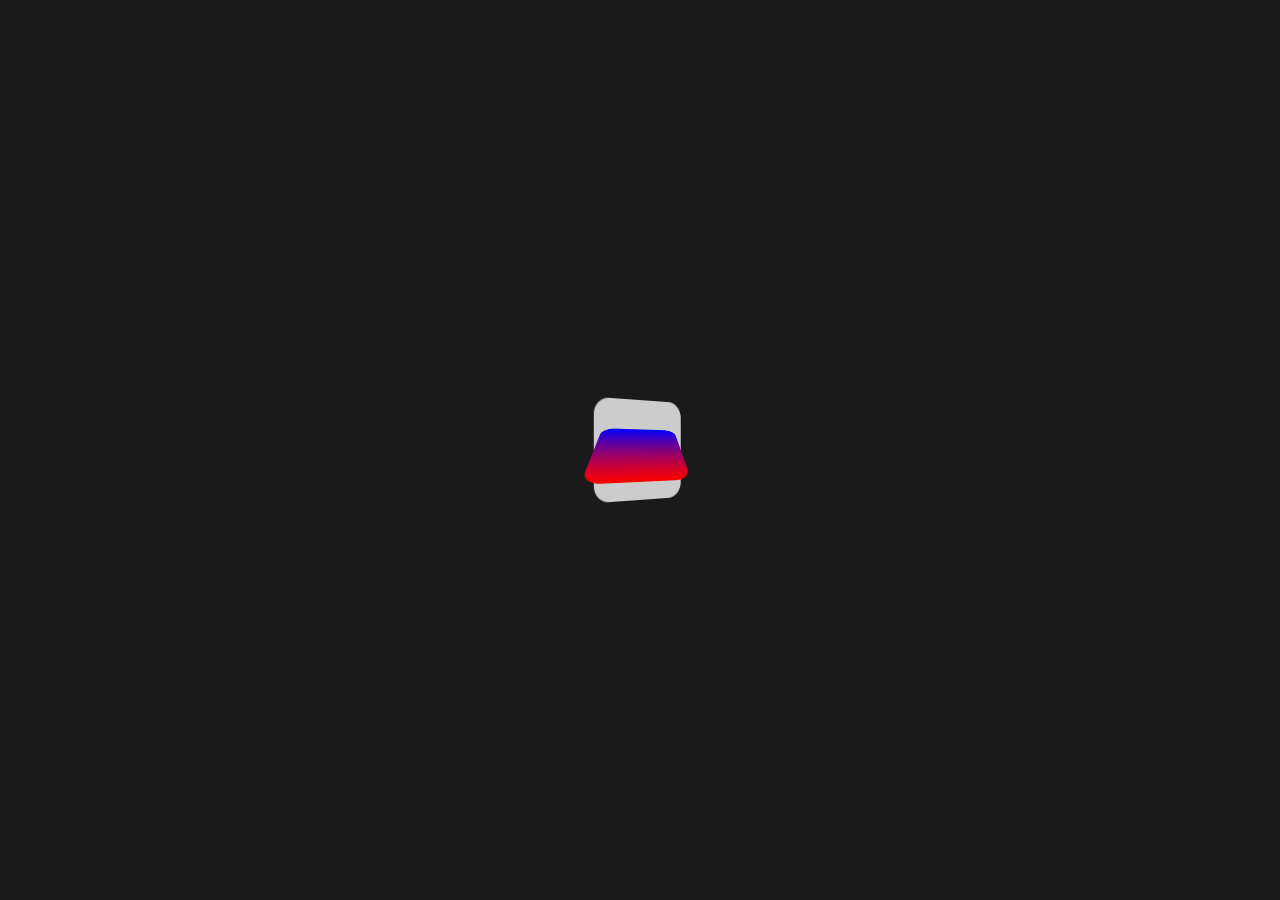
<file: index.html>
<!doctype html>
<html lang="en">
  <head>
    <meta charset="UTF-8" />
    <meta name="viewport" content="width=device-width, initial-scale=1.0" />
    <title>Basic of motion: Transform</title>
    <link rel="stylesheet" href="css/style.css" />
  </head>
  <body>
    <div class="parent">
      <div class="box"></div>
    </div>
  </body>
</html>
</file>
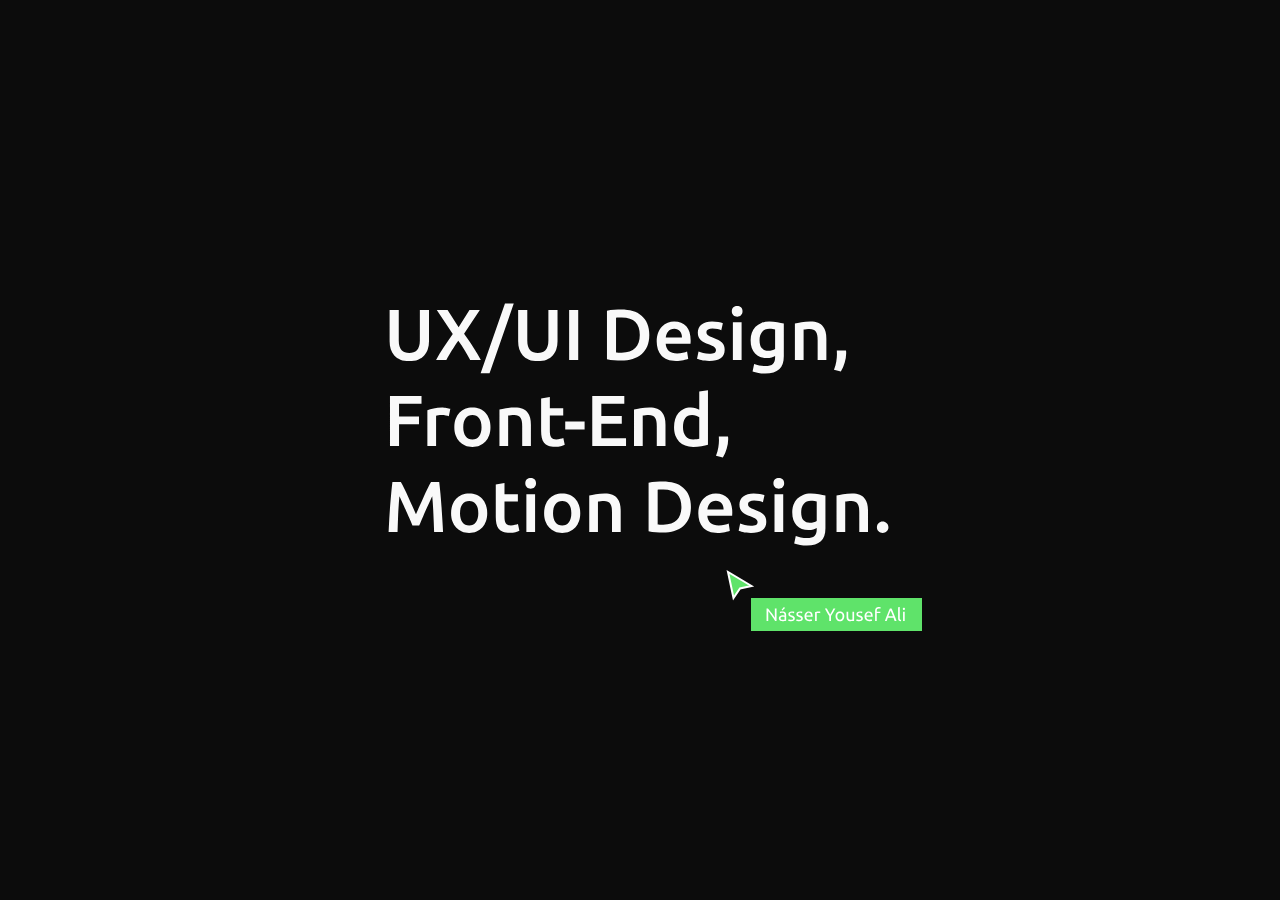
<file: AnimaçõesExemplos/cardComNome/index.html>
<!doctype html>
<html lang="en">
  <head>
    <meta charset="UTF-8" />
    <meta name="viewport" content="width=device-width, initial-scale=1.0" />
    <title>Box Figma</title>
    <link rel="stylesheet" href="css/style.css" />
  </head>
  <body>
    <svg
      width="614"
      height="390"
      viewBox="0 0 614 390"
      fill="none"
      xmlns="http://www.w3.org/2000/svg"
    >
      <g id="box-figma">
        <path
          id="text"
          d="M76.2 106.08C72.792 106.08 69.864 105.6 67.416 104.64C64.968 103.632 62.928 102.24 61.296 100.464C59.712 98.688 58.536 96.6 57.768 94.2C57 91.8 56.616 89.16 56.616 86.28V55.104H65.76V85.416C65.76 87.672 66 89.616 66.48 91.248C67.008 92.832 67.728 94.128 68.64 95.136C69.6 96.144 70.704 96.888 71.952 97.368C73.248 97.848 74.688 98.088 76.272 98.088C77.856 98.088 79.296 97.848 80.592 97.368C81.888 96.888 82.992 96.144 83.904 95.136C84.864 94.128 85.584 92.832 86.064 91.248C86.592 89.616 86.856 87.672 86.856 85.416V55.104H96V86.28C96 89.16 95.592 91.8 94.776 94.2C94.008 96.6 92.808 98.688 91.176 100.464C89.592 102.24 87.552 103.632 85.056 104.64C82.56 105.6 79.608 106.08 76.2 106.08ZM137.193 105C135.801 102.168 134.049 99.048 131.937 95.64C129.825 92.232 127.617 88.944 125.313 85.776C124.353 87.024 123.297 88.512 122.145 90.24C121.041 91.968 119.913 93.744 118.761 95.568C117.657 97.344 116.625 99.072 115.665 100.752C114.705 102.432 113.937 103.848 113.361 105H103.065C105.225 100.92 107.721 96.744 110.553 92.472C113.385 88.152 116.457 83.64 119.769 78.936L103.785 55.104H114.585L125.601 72.168L136.473 55.104H146.841L131.073 78.864C134.721 83.808 137.937 88.488 140.721 92.904C143.553 97.32 145.929 101.352 147.849 105H137.193ZM156.562 118.32H147.634L171.97 48.624H180.754L156.562 118.32ZM204.731 106.08C201.323 106.08 198.395 105.6 195.947 104.64C193.499 103.632 191.459 102.24 189.827 100.464C188.243 98.688 187.067 96.6 186.299 94.2C185.531 91.8 185.147 89.16 185.147 86.28V55.104H194.291V85.416C194.291 87.672 194.531 89.616 195.011 91.248C195.539 92.832 196.259 94.128 197.171 95.136C198.131 96.144 199.235 96.888 200.483 97.368C201.779 97.848 203.219 98.088 204.803 98.088C206.387 98.088 207.827 97.848 209.123 97.368C210.419 96.888 211.523 96.144 212.435 95.136C213.395 94.128 214.115 92.832 214.595 91.248C215.123 89.616 215.387 87.672 215.387 85.416V55.104H224.531V86.28C224.531 89.16 224.123 91.8 223.307 94.2C222.539 96.6 221.339 98.688 219.707 100.464C218.123 102.24 216.083 103.632 213.587 104.64C211.091 105.6 208.139 106.08 204.731 106.08ZM236.132 55.104H245.204V105H236.132V55.104ZM283.032 97.512C283.56 97.56 284.256 97.608 285.12 97.656C285.984 97.656 287.16 97.656 288.648 97.656C294.744 97.656 299.28 96.12 302.256 93.048C305.28 89.928 306.792 85.584 306.792 80.016C306.792 74.352 305.328 70.008 302.4 66.984C299.472 63.96 294.936 62.448 288.792 62.448C286.104 62.448 284.184 62.52 283.032 62.664V97.512ZM316.296 80.016C316.296 84.336 315.624 88.104 314.28 91.32C312.936 94.488 311.016 97.152 308.52 99.312C306.072 101.424 303.096 103.008 299.592 104.064C296.136 105.072 292.296 105.576 288.072 105.576C286.056 105.576 283.776 105.48 281.232 105.288C278.688 105.144 276.264 104.808 273.96 104.28V55.824C276.264 55.296 278.712 54.96 281.304 54.816C283.896 54.672 286.2 54.6 288.216 54.6C292.392 54.6 296.208 55.104 299.664 56.112C303.12 57.072 306.072 58.608 308.52 60.72C311.016 62.784 312.936 65.424 314.28 68.64C315.624 71.808 316.296 75.6 316.296 80.016ZM323.683 86.352C323.683 83.04 324.163 80.136 325.123 77.64C326.131 75.144 327.451 73.08 329.083 71.448C330.715 69.768 332.587 68.52 334.699 67.704C336.811 66.84 338.971 66.408 341.179 66.408C346.363 66.408 350.395 68.016 353.275 71.232C356.203 74.448 357.667 79.248 357.667 85.632C357.667 86.112 357.643 86.664 357.595 87.288C357.595 87.864 357.571 88.392 357.523 88.872H332.683C332.923 91.896 333.979 94.248 335.851 95.928C337.771 97.56 340.531 98.376 344.131 98.376C346.243 98.376 348.163 98.184 349.891 97.8C351.667 97.416 353.059 97.008 354.067 96.576L355.219 103.704C354.739 103.944 354.067 104.208 353.203 104.496C352.387 104.736 351.427 104.952 350.323 105.144C349.267 105.384 348.115 105.576 346.867 105.72C345.619 105.864 344.347 105.936 343.051 105.936C339.739 105.936 336.859 105.456 334.411 104.496C331.963 103.488 329.947 102.12 328.363 100.392C326.779 98.616 325.603 96.552 324.835 94.2C324.067 91.8 323.683 89.184 323.683 86.352ZM348.955 82.464C348.955 81.264 348.787 80.136 348.451 79.08C348.115 77.976 347.611 77.04 346.939 76.272C346.315 75.456 345.523 74.832 344.563 74.4C343.651 73.92 342.547 73.68 341.251 73.68C339.907 73.68 338.731 73.944 337.723 74.472C336.715 74.952 335.851 75.6 335.131 76.416C334.459 77.232 333.931 78.168 333.547 79.224C333.163 80.28 332.899 81.36 332.755 82.464H348.955ZM376.335 98.736C378.639 98.736 380.319 98.472 381.375 97.944C382.431 97.368 382.959 96.408 382.959 95.064C382.959 93.816 382.383 92.784 381.231 91.968C380.127 91.152 378.279 90.264 375.687 89.304C374.103 88.728 372.639 88.128 371.295 87.504C369.999 86.832 368.871 86.064 367.911 85.2C366.951 84.336 366.183 83.304 365.607 82.104C365.079 80.856 364.815 79.344 364.815 77.568C364.815 74.112 366.087 71.4 368.631 69.432C371.175 67.416 374.631 66.408 378.999 66.408C381.207 66.408 383.319 66.624 385.335 67.056C387.351 67.44 388.863 67.824 389.871 68.208L388.287 75.264C387.327 74.832 386.103 74.448 384.615 74.112C383.127 73.728 381.399 73.536 379.431 73.536C377.655 73.536 376.215 73.848 375.111 74.472C374.007 75.048 373.455 75.96 373.455 77.208C373.455 77.832 373.551 78.384 373.743 78.864C373.983 79.344 374.367 79.8 374.895 80.232C375.423 80.616 376.119 81.024 376.983 81.456C377.847 81.84 378.903 82.248 380.151 82.68C382.215 83.448 383.967 84.216 385.407 84.984C386.847 85.704 388.023 86.544 388.935 87.504C389.895 88.416 390.591 89.472 391.023 90.672C391.455 91.872 391.671 93.312 391.671 94.992C391.671 98.592 390.327 101.328 387.639 103.2C384.999 105.024 381.207 105.936 376.263 105.936C372.951 105.936 370.287 105.648 368.271 105.072C366.255 104.544 364.839 104.112 364.023 103.776L365.535 96.504C366.831 97.032 368.367 97.536 370.143 98.016C371.967 98.496 374.031 98.736 376.335 98.736ZM408.594 105H399.882V67.344H408.594V105ZM409.53 56.328C409.53 57.96 409.002 59.256 407.946 60.216C406.89 61.176 405.642 61.656 404.202 61.656C402.714 61.656 401.442 61.176 400.386 60.216C399.33 59.256 398.802 57.96 398.802 56.328C398.802 54.648 399.33 53.328 400.386 52.368C401.442 51.408 402.714 50.928 404.202 50.928C405.642 50.928 406.89 51.408 407.946 52.368C409.002 53.328 409.53 54.648 409.53 56.328ZM426.548 85.2C426.548 88.896 427.34 91.608 428.924 93.336C430.556 95.016 432.644 95.856 435.188 95.856C436.58 95.856 437.876 95.664 439.076 95.28C440.324 94.896 441.332 94.44 442.1 93.912V74.4C441.476 74.256 440.708 74.136 439.796 74.04C438.884 73.896 437.732 73.824 436.34 73.824C433.172 73.824 430.748 74.88 429.068 76.992C427.388 79.056 426.548 81.792 426.548 85.2ZM450.812 101.184C450.812 107.184 449.276 111.576 446.204 114.36C443.18 117.144 438.524 118.536 432.236 118.536C429.932 118.536 427.676 118.344 425.468 117.96C423.308 117.576 421.34 117.072 419.564 116.448L421.148 109.032C422.636 109.656 424.316 110.16 426.188 110.544C428.108 110.928 430.172 111.12 432.38 111.12C435.884 111.12 438.38 110.4 439.868 108.96C441.356 107.52 442.1 105.384 442.1 102.552V101.112C441.236 101.544 440.084 101.976 438.644 102.408C437.252 102.84 435.644 103.056 433.82 103.056C431.42 103.056 429.212 102.672 427.196 101.904C425.228 101.136 423.524 100.008 422.084 98.52C420.692 97.032 419.588 95.184 418.772 92.976C418.004 90.72 417.62 88.128 417.62 85.2C417.62 82.464 418.028 79.944 418.844 77.64C419.708 75.336 420.932 73.368 422.516 71.736C424.148 70.104 426.116 68.832 428.42 67.92C430.724 67.008 433.34 66.552 436.268 66.552C439.1 66.552 441.788 66.768 444.332 67.2C446.876 67.632 449.036 68.088 450.812 68.568V101.184ZM461.896 68.568C463.576 68.088 465.76 67.632 468.448 67.2C471.136 66.768 474.112 66.552 477.376 66.552C480.448 66.552 483.016 66.984 485.08 67.848C487.144 68.664 488.776 69.84 489.976 71.376C491.224 72.864 492.088 74.688 492.568 76.848C493.096 78.96 493.36 81.288 493.36 83.832V105H484.648V85.2C484.648 83.184 484.504 81.48 484.216 80.088C483.976 78.648 483.544 77.496 482.92 76.632C482.344 75.72 481.528 75.072 480.472 74.688C479.464 74.256 478.216 74.04 476.728 74.04C475.624 74.04 474.472 74.112 473.272 74.256C472.072 74.4 471.184 74.52 470.608 74.616V105H461.896V68.568ZM513.013 95.424C513.109 96.24 513.157 96.84 513.157 97.224C513.157 97.608 513.157 97.992 513.157 98.376C513.157 101.352 512.677 104.424 511.717 107.592C510.805 110.76 509.509 113.76 507.829 116.592L500.989 114.72C502.141 111.936 502.909 109.2 503.293 106.512C503.725 103.872 503.941 101.544 503.941 99.528C503.941 98.952 503.917 98.232 503.869 97.368C503.869 96.504 503.845 95.856 503.797 95.424H513.013ZM56.976 191V141.104H88.512V148.808H66.048V161.552H85.992V169.256H66.048V191H56.976ZM115.828 161.192C115.108 160.952 114.1 160.712 112.804 160.472C111.556 160.184 110.092 160.04 108.412 160.04C107.452 160.04 106.42 160.136 105.316 160.328C104.26 160.52 103.516 160.688 103.084 160.832V191H94.3721V155.144C96.0521 154.52 98.1401 153.944 100.636 153.416C103.18 152.84 105.988 152.552 109.06 152.552C109.636 152.552 110.308 152.6 111.076 152.696C111.844 152.744 112.612 152.84 113.38 152.984C114.148 153.08 114.892 153.224 115.612 153.416C116.332 153.56 116.908 153.704 117.34 153.848L115.828 161.192ZM157.467 172.136C157.467 175.112 157.035 177.824 156.171 180.272C155.307 182.72 154.083 184.808 152.499 186.536C150.915 188.264 148.995 189.608 146.739 190.568C144.531 191.528 142.083 192.008 139.395 192.008C136.707 192.008 134.259 191.528 132.051 190.568C129.843 189.608 127.947 188.264 126.363 186.536C124.779 184.808 123.531 182.72 122.619 180.272C121.755 177.824 121.323 175.112 121.323 172.136C121.323 169.16 121.755 166.472 122.619 164.072C123.531 161.624 124.779 159.536 126.363 157.808C127.995 156.08 129.915 154.76 132.123 153.848C134.331 152.888 136.755 152.408 139.395 152.408C142.035 152.408 144.459 152.888 146.667 153.848C148.923 154.76 150.843 156.08 152.427 157.808C154.011 159.536 155.235 161.624 156.099 164.072C157.011 166.472 157.467 169.16 157.467 172.136ZM148.539 172.136C148.539 168.392 147.723 165.44 146.091 163.28C144.507 161.072 142.275 159.968 139.395 159.968C136.515 159.968 134.259 161.072 132.627 163.28C131.043 165.44 130.251 168.392 130.251 172.136C130.251 175.928 131.043 178.928 132.627 181.136C134.259 183.344 136.515 184.448 139.395 184.448C142.275 184.448 144.507 183.344 146.091 181.136C147.723 178.928 148.539 175.928 148.539 172.136ZM166.442 154.568C168.122 154.088 170.306 153.632 172.994 153.2C175.682 152.768 178.658 152.552 181.922 152.552C184.994 152.552 187.562 152.984 189.626 153.848C191.69 154.664 193.322 155.84 194.522 157.376C195.77 158.864 196.634 160.688 197.114 162.848C197.642 164.96 197.906 167.288 197.906 169.832V191H189.194V171.2C189.194 169.184 189.05 167.48 188.762 166.088C188.522 164.648 188.09 163.496 187.466 162.632C186.89 161.72 186.074 161.072 185.018 160.688C184.01 160.256 182.762 160.04 181.274 160.04C180.17 160.04 179.018 160.112 177.818 160.256C176.618 160.4 175.73 160.52 175.154 160.616V191H166.442V154.568ZM208.128 143.408L216.84 141.968V153.344H230.232V160.616H216.84V175.952C216.84 178.976 217.32 181.136 218.28 182.432C219.24 183.728 220.872 184.376 223.176 184.376C224.76 184.376 226.152 184.208 227.352 183.872C228.6 183.536 229.584 183.224 230.304 182.936L231.744 189.848C230.736 190.28 229.416 190.712 227.784 191.144C226.152 191.624 224.232 191.864 222.024 191.864C219.336 191.864 217.08 191.504 215.256 190.784C213.48 190.064 212.064 189.032 211.008 187.688C209.952 186.296 209.208 184.64 208.776 182.72C208.344 180.752 208.128 178.52 208.128 176.024V143.408ZM232.234 166.448H251.602V174.44H232.234V166.448ZM259.265 191V141.104H291.305V148.808H268.337V161.12H288.785V168.68H268.337V183.296H293.033V191H259.265ZM301.021 154.568C302.701 154.088 304.885 153.632 307.573 153.2C310.261 152.768 313.237 152.552 316.501 152.552C319.573 152.552 322.141 152.984 324.205 153.848C326.269 154.664 327.901 155.84 329.101 157.376C330.349 158.864 331.213 160.688 331.693 162.848C332.221 164.96 332.485 167.288 332.485 169.832V191H323.773V171.2C323.773 169.184 323.629 167.48 323.341 166.088C323.101 164.648 322.669 163.496 322.045 162.632C321.469 161.72 320.653 161.072 319.597 160.688C318.589 160.256 317.341 160.04 315.853 160.04C314.749 160.04 313.597 160.112 312.397 160.256C311.197 160.4 310.309 160.52 309.733 160.616V191H301.021V154.568ZM349.978 172.064C349.978 175.904 350.89 178.928 352.714 181.136C354.538 183.296 357.058 184.376 360.274 184.376C361.666 184.376 362.842 184.328 363.802 184.232C364.81 184.088 365.626 183.944 366.25 183.8V162.2C365.482 161.672 364.45 161.192 363.154 160.76C361.906 160.28 360.562 160.04 359.122 160.04C355.954 160.04 353.626 161.12 352.138 163.28C350.698 165.44 349.978 168.368 349.978 172.064ZM374.962 189.848C373.234 190.376 371.05 190.856 368.41 191.288C365.818 191.72 363.082 191.936 360.202 191.936C357.226 191.936 354.562 191.48 352.21 190.568C349.858 189.656 347.842 188.36 346.162 186.68C344.53 184.952 343.258 182.888 342.346 180.488C341.482 178.04 341.05 175.304 341.05 172.28C341.05 169.304 341.41 166.616 342.13 164.216C342.898 161.768 344.002 159.68 345.442 157.952C346.882 156.224 348.634 154.904 350.698 153.992C352.762 153.032 355.138 152.552 357.826 152.552C359.65 152.552 361.258 152.768 362.65 153.2C364.042 153.632 365.242 154.112 366.25 154.64V136.568L374.962 135.128V189.848ZM395.028 181.424C395.124 182.24 395.172 182.84 395.172 183.224C395.172 183.608 395.172 183.992 395.172 184.376C395.172 187.352 394.692 190.424 393.732 193.592C392.82 196.76 391.524 199.76 389.844 202.592L383.004 200.72C384.156 197.936 384.924 195.2 385.308 192.512C385.74 189.872 385.956 187.544 385.956 185.528C385.956 184.952 385.932 184.232 385.884 183.368C385.884 182.504 385.86 181.856 385.812 181.424H395.028ZM67.848 227.104C68.904 228.928 70.08 231.16 71.376 233.8C72.672 236.44 73.992 239.224 75.336 242.152C76.68 245.032 78 247.984 79.296 251.008C80.64 253.984 81.864 256.744 82.968 259.288C84.072 256.744 85.272 253.984 86.568 251.008C87.864 247.984 89.184 245.032 90.528 242.152C91.872 239.224 93.192 236.44 94.488 233.8C95.784 231.16 96.96 228.928 98.016 227.104H106.224C106.656 230.752 107.064 234.64 107.448 238.768C107.832 242.848 108.168 247.048 108.456 251.368C108.792 255.64 109.08 259.96 109.32 264.328C109.608 268.648 109.848 272.872 110.04 277H101.112C100.92 271.192 100.68 265.216 100.392 259.072C100.152 252.928 99.768 246.976 99.24 241.216C98.712 242.32 98.088 243.64 97.368 245.176C96.648 246.712 95.88 248.392 95.064 250.216C94.248 251.992 93.408 253.84 92.544 255.76C91.728 257.68 90.912 259.552 90.096 261.376C89.328 263.152 88.608 264.832 87.936 266.416C87.264 267.952 86.688 269.272 86.208 270.376H79.44C78.96 269.272 78.384 267.928 77.712 266.344C77.04 264.76 76.296 263.08 75.48 261.304C74.712 259.48 73.896 257.608 73.032 255.688C72.216 253.768 71.4 251.92 70.584 250.144C69.768 248.368 69 246.712 68.28 245.176C67.56 243.592 66.936 242.272 66.408 241.216C65.88 246.976 65.472 252.928 65.184 259.072C64.944 265.216 64.728 271.192 64.536 277H55.608C55.8 272.872 56.016 268.6 56.256 264.184C56.544 259.768 56.832 255.4 57.12 251.08C57.456 246.712 57.816 242.488 58.2 238.408C58.584 234.328 58.992 230.56 59.424 227.104H67.848ZM154.233 258.136C154.233 261.112 153.801 263.824 152.937 266.272C152.073 268.72 150.849 270.808 149.265 272.536C147.681 274.264 145.761 275.608 143.505 276.568C141.297 277.528 138.849 278.008 136.161 278.008C133.473 278.008 131.025 277.528 128.817 276.568C126.609 275.608 124.713 274.264 123.129 272.536C121.545 270.808 120.297 268.72 119.385 266.272C118.521 263.824 118.089 261.112 118.089 258.136C118.089 255.16 118.521 252.472 119.385 250.072C120.297 247.624 121.545 245.536 123.129 243.808C124.761 242.08 126.681 240.76 128.889 239.848C131.097 238.888 133.521 238.408 136.161 238.408C138.801 238.408 141.225 238.888 143.433 239.848C145.689 240.76 147.609 242.08 149.193 243.808C150.777 245.536 152.001 247.624 152.865 250.072C153.777 252.472 154.233 255.16 154.233 258.136ZM145.305 258.136C145.305 254.392 144.489 251.44 142.857 249.28C141.273 247.072 139.041 245.968 136.161 245.968C133.281 245.968 131.025 247.072 129.393 249.28C127.809 251.44 127.017 254.392 127.017 258.136C127.017 261.928 127.809 264.928 129.393 267.136C131.025 269.344 133.281 270.448 136.161 270.448C139.041 270.448 141.273 269.344 142.857 267.136C144.489 264.928 145.305 261.928 145.305 258.136ZM162.776 229.408L171.488 227.968V239.344H184.88V246.616H171.488V261.952C171.488 264.976 171.968 267.136 172.928 268.432C173.888 269.728 175.52 270.376 177.824 270.376C179.408 270.376 180.8 270.208 182 269.872C183.248 269.536 184.232 269.224 184.952 268.936L186.392 275.848C185.384 276.28 184.064 276.712 182.432 277.144C180.8 277.624 178.88 277.864 176.672 277.864C173.984 277.864 171.728 277.504 169.904 276.784C168.128 276.064 166.712 275.032 165.656 273.688C164.6 272.296 163.856 270.64 163.424 268.72C162.992 266.752 162.776 264.52 162.776 262.024V229.408ZM202.086 277H193.374V239.344H202.086V277ZM203.022 228.328C203.022 229.96 202.494 231.256 201.438 232.216C200.382 233.176 199.134 233.656 197.694 233.656C196.206 233.656 194.934 233.176 193.878 232.216C192.822 231.256 192.294 229.96 192.294 228.328C192.294 226.648 192.822 225.328 193.878 224.368C194.934 223.408 196.206 222.928 197.694 222.928C199.134 222.928 200.382 223.408 201.438 224.368C202.494 225.328 203.022 226.648 203.022 228.328ZM247.256 258.136C247.256 261.112 246.824 263.824 245.96 266.272C245.096 268.72 243.872 270.808 242.288 272.536C240.704 274.264 238.784 275.608 236.528 276.568C234.32 277.528 231.872 278.008 229.184 278.008C226.496 278.008 224.048 277.528 221.84 276.568C219.632 275.608 217.736 274.264 216.152 272.536C214.568 270.808 213.32 268.72 212.408 266.272C211.544 263.824 211.112 261.112 211.112 258.136C211.112 255.16 211.544 252.472 212.408 250.072C213.32 247.624 214.568 245.536 216.152 243.808C217.784 242.08 219.704 240.76 221.912 239.848C224.12 238.888 226.544 238.408 229.184 238.408C231.824 238.408 234.248 238.888 236.456 239.848C238.712 240.76 240.632 242.08 242.216 243.808C243.8 245.536 245.024 247.624 245.888 250.072C246.8 252.472 247.256 255.16 247.256 258.136ZM238.328 258.136C238.328 254.392 237.512 251.44 235.88 249.28C234.296 247.072 232.064 245.968 229.184 245.968C226.304 245.968 224.048 247.072 222.416 249.28C220.832 251.44 220.04 254.392 220.04 258.136C220.04 261.928 220.832 264.928 222.416 267.136C224.048 269.344 226.304 270.448 229.184 270.448C232.064 270.448 234.296 269.344 235.88 267.136C237.512 264.928 238.328 261.928 238.328 258.136ZM256.232 240.568C257.912 240.088 260.096 239.632 262.784 239.2C265.472 238.768 268.448 238.552 271.712 238.552C274.784 238.552 277.352 238.984 279.416 239.848C281.48 240.664 283.112 241.84 284.312 243.376C285.56 244.864 286.424 246.688 286.904 248.848C287.432 250.96 287.695 253.288 287.695 255.832V277H278.984V257.2C278.984 255.184 278.84 253.48 278.552 252.088C278.312 250.648 277.88 249.496 277.256 248.632C276.68 247.72 275.864 247.072 274.808 246.688C273.8 246.256 272.552 246.04 271.064 246.04C269.96 246.04 268.808 246.112 267.608 246.256C266.408 246.4 265.52 246.52 264.944 246.616V277H256.232V240.568ZM324.657 269.512C325.185 269.56 325.881 269.608 326.745 269.656C327.609 269.656 328.785 269.656 330.273 269.656C336.369 269.656 340.905 268.12 343.881 265.048C346.905 261.928 348.417 257.584 348.417 252.016C348.417 246.352 346.953 242.008 344.025 238.984C341.097 235.96 336.561 234.448 330.417 234.448C327.729 234.448 325.809 234.52 324.657 234.664V269.512ZM357.921 252.016C357.921 256.336 357.249 260.104 355.905 263.32C354.561 266.488 352.641 269.152 350.145 271.312C347.697 273.424 344.721 275.008 341.217 276.064C337.761 277.072 333.921 277.576 329.697 277.576C327.681 277.576 325.401 277.48 322.857 277.288C320.313 277.144 317.889 276.808 315.585 276.28V227.824C317.889 227.296 320.337 226.96 322.929 226.816C325.521 226.672 327.825 226.6 329.841 226.6C334.017 226.6 337.833 227.104 341.289 228.112C344.745 229.072 347.697 230.608 350.145 232.72C352.641 234.784 354.561 237.424 355.905 240.64C357.249 243.808 357.921 247.6 357.921 252.016ZM365.308 258.352C365.308 255.04 365.788 252.136 366.748 249.64C367.756 247.144 369.076 245.08 370.708 243.448C372.34 241.768 374.212 240.52 376.324 239.704C378.436 238.84 380.596 238.408 382.804 238.408C387.988 238.408 392.02 240.016 394.9 243.232C397.828 246.448 399.292 251.248 399.292 257.632C399.292 258.112 399.268 258.664 399.22 259.288C399.22 259.864 399.196 260.392 399.148 260.872H374.308C374.548 263.896 375.604 266.248 377.476 267.928C379.396 269.56 382.156 270.376 385.756 270.376C387.868 270.376 389.788 270.184 391.516 269.8C393.292 269.416 394.684 269.008 395.692 268.576L396.844 275.704C396.364 275.944 395.692 276.208 394.828 276.496C394.012 276.736 393.052 276.952 391.948 277.144C390.892 277.384 389.74 277.576 388.492 277.72C387.244 277.864 385.972 277.936 384.676 277.936C381.364 277.936 378.484 277.456 376.036 276.496C373.588 275.488 371.572 274.12 369.988 272.392C368.404 270.616 367.228 268.552 366.46 266.2C365.692 263.8 365.308 261.184 365.308 258.352ZM390.58 254.464C390.58 253.264 390.412 252.136 390.076 251.08C389.74 249.976 389.236 249.04 388.564 248.272C387.94 247.456 387.148 246.832 386.188 246.4C385.276 245.92 384.172 245.68 382.876 245.68C381.532 245.68 380.356 245.944 379.348 246.472C378.34 246.952 377.476 247.6 376.756 248.416C376.084 249.232 375.556 250.168 375.172 251.224C374.788 252.28 374.524 253.36 374.38 254.464H390.58ZM417.96 270.736C420.264 270.736 421.944 270.472 423 269.944C424.056 269.368 424.584 268.408 424.584 267.064C424.584 265.816 424.008 264.784 422.856 263.968C421.752 263.152 419.904 262.264 417.312 261.304C415.728 260.728 414.264 260.128 412.92 259.504C411.624 258.832 410.496 258.064 409.536 257.2C408.576 256.336 407.808 255.304 407.232 254.104C406.704 252.856 406.44 251.344 406.44 249.568C406.44 246.112 407.712 243.4 410.256 241.432C412.8 239.416 416.256 238.408 420.624 238.408C422.832 238.408 424.944 238.624 426.96 239.056C428.976 239.44 430.488 239.824 431.496 240.208L429.912 247.264C428.952 246.832 427.728 246.448 426.24 246.112C424.752 245.728 423.024 245.536 421.056 245.536C419.28 245.536 417.84 245.848 416.736 246.472C415.632 247.048 415.08 247.96 415.08 249.208C415.08 249.832 415.176 250.384 415.368 250.864C415.608 251.344 415.992 251.8 416.52 252.232C417.048 252.616 417.744 253.024 418.608 253.456C419.472 253.84 420.528 254.248 421.776 254.68C423.84 255.448 425.592 256.216 427.032 256.984C428.472 257.704 429.648 258.544 430.56 259.504C431.52 260.416 432.216 261.472 432.648 262.672C433.08 263.872 433.296 265.312 433.296 266.992C433.296 270.592 431.952 273.328 429.264 275.2C426.624 277.024 422.832 277.936 417.888 277.936C414.576 277.936 411.912 277.648 409.896 277.072C407.88 276.544 406.464 276.112 405.648 275.776L407.16 268.504C408.456 269.032 409.992 269.536 411.768 270.016C413.592 270.496 415.656 270.736 417.96 270.736ZM450.219 277H441.507V239.344H450.219V277ZM451.155 228.328C451.155 229.96 450.627 231.256 449.571 232.216C448.515 233.176 447.267 233.656 445.827 233.656C444.339 233.656 443.067 233.176 442.011 232.216C440.955 231.256 440.427 229.96 440.427 228.328C440.427 226.648 440.955 225.328 442.011 224.368C443.067 223.408 444.339 222.928 445.827 222.928C447.267 222.928 448.515 223.408 449.571 224.368C450.627 225.328 451.155 226.648 451.155 228.328ZM468.173 257.2C468.173 260.896 468.965 263.608 470.549 265.336C472.181 267.016 474.269 267.856 476.813 267.856C478.205 267.856 479.501 267.664 480.701 267.28C481.949 266.896 482.957 266.44 483.725 265.912V246.4C483.101 246.256 482.333 246.136 481.421 246.04C480.509 245.896 479.357 245.824 477.965 245.824C474.797 245.824 472.373 246.88 470.693 248.992C469.013 251.056 468.173 253.792 468.173 257.2ZM492.437 273.184C492.437 279.184 490.901 283.576 487.829 286.36C484.805 289.144 480.149 290.536 473.861 290.536C471.557 290.536 469.301 290.344 467.093 289.96C464.933 289.576 462.965 289.072 461.189 288.448L462.773 281.032C464.261 281.656 465.941 282.16 467.813 282.544C469.733 282.928 471.797 283.12 474.005 283.12C477.509 283.12 480.005 282.4 481.493 280.96C482.981 279.52 483.725 277.384 483.725 274.552V273.112C482.861 273.544 481.709 273.976 480.269 274.408C478.877 274.84 477.269 275.056 475.445 275.056C473.045 275.056 470.837 274.672 468.821 273.904C466.853 273.136 465.149 272.008 463.709 270.52C462.317 269.032 461.213 267.184 460.397 264.976C459.629 262.72 459.245 260.128 459.245 257.2C459.245 254.464 459.653 251.944 460.469 249.64C461.333 247.336 462.557 245.368 464.141 243.736C465.773 242.104 467.741 240.832 470.045 239.92C472.349 239.008 474.965 238.552 477.893 238.552C480.725 238.552 483.413 238.768 485.957 239.2C488.501 239.632 490.661 240.088 492.437 240.568V273.184ZM503.521 240.568C505.201 240.088 507.385 239.632 510.073 239.2C512.761 238.768 515.737 238.552 519.001 238.552C522.073 238.552 524.641 238.984 526.705 239.848C528.769 240.664 530.401 241.84 531.601 243.376C532.849 244.864 533.713 246.688 534.193 248.848C534.721 250.96 534.985 253.288 534.985 255.832V277H526.273V257.2C526.273 255.184 526.129 253.48 525.841 252.088C525.601 250.648 525.169 249.496 524.545 248.632C523.969 247.72 523.153 247.072 522.097 246.688C521.089 246.256 519.841 246.04 518.353 246.04C517.249 246.04 516.097 246.112 514.897 246.256C513.697 246.4 512.809 246.52 512.233 246.616V277H503.521V240.568ZM555.43 272.248C555.43 273.928 554.854 275.296 553.702 276.352C552.598 277.408 551.254 277.936 549.67 277.936C548.038 277.936 546.67 277.408 545.566 276.352C544.462 275.296 543.91 273.928 543.91 272.248C543.91 270.568 544.462 269.2 545.566 268.144C546.67 267.04 548.038 266.488 549.67 266.488C551.254 266.488 552.598 267.04 553.702 268.144C554.854 269.2 555.43 270.568 555.43 272.248Z"
          fill="#F9F9F9"
        />
        <g id="box">
          <rect
            id="figny9-box"
            x="28"
            y="20"
            width="559"
            height="286"
            fill="#5FE36A"
            fill-opacity="0.05"
            stroke="#5FE36A"
            stroke-width="2"
          />
          <rect
            id="figny9-adjust-1"
            x="23"
            y="15"
            width="10"
            height="10"
            fill="white"
            stroke="#5FE36A"
            stroke-width="2"
          />
          <rect
            id="figny9-adjust-3"
            x="23"
            y="301"
            width="10"
            height="10"
            fill="white"
            stroke="#5FE36A"
            stroke-width="2"
          />
          <rect
            id="figny9-adjust-4"
            x="582"
            y="301"
            width="10"
            height="10"
            fill="white"
            stroke="#5FE36A"
            stroke-width="2"
          />
          <rect
            id="figny9-adjust-2"
            x="582"
            y="15"
            width="10"
            height="10"
            fill="white"
            stroke="#5FE36A"
            stroke-width="2"
          />
        </g>
        <g id="cursor">
          <path
            id="Vector 273"
            d="M400.5 343L395 317L418.5 331L407 333.5L400.5 343Z"
            fill="#5FE36A"
            stroke="white"
            stroke-width="2"
          />
          <rect
            id="Rectangle 786"
            x="418"
            y="343"
            width="171"
            height="33"
            fill="#5FE36A"
          />
          <path
            id="N&#195;&#161;sser Yousef Ali"
            d="M442.098 366C441.834 365.556 441.528 365.058 441.18 364.506C440.844 363.954 440.478 363.384 440.082 362.796C439.686 362.196 439.272 361.59 438.84 360.978C438.42 360.366 438 359.778 437.58 359.214C437.16 358.638 436.752 358.098 436.356 357.594C435.96 357.09 435.594 356.646 435.258 356.262V366H433.548V353.526H434.934C435.498 354.126 436.098 354.828 436.734 355.632C437.382 356.424 438.018 357.246 438.642 358.098C439.278 358.938 439.872 359.766 440.424 360.582C440.988 361.398 441.462 362.124 441.846 362.76V353.526H443.556V366H442.098ZM449.704 364.794C450.1 364.794 450.448 364.788 450.748 364.776C451.06 364.752 451.318 364.716 451.522 364.668V361.878C451.402 361.818 451.204 361.77 450.928 361.734C450.664 361.686 450.34 361.662 449.956 361.662C449.704 361.662 449.434 361.68 449.146 361.716C448.87 361.752 448.612 361.83 448.372 361.95C448.144 362.058 447.952 362.214 447.796 362.418C447.64 362.61 447.562 362.868 447.562 363.192C447.562 363.792 447.754 364.212 448.138 364.452C448.522 364.68 449.044 364.794 449.704 364.794ZM449.56 356.406C450.232 356.406 450.796 356.496 451.252 356.676C451.72 356.844 452.092 357.09 452.368 357.414C452.656 357.726 452.86 358.104 452.98 358.548C453.1 358.98 453.16 359.46 453.16 359.988V365.838C453.016 365.862 452.812 365.898 452.548 365.946C452.296 365.982 452.008 366.018 451.684 366.054C451.36 366.09 451.006 366.12 450.622 366.144C450.25 366.18 449.878 366.198 449.506 366.198C448.978 366.198 448.492 366.144 448.048 366.036C447.604 365.928 447.22 365.76 446.896 365.532C446.572 365.292 446.32 364.98 446.14 364.596C445.96 364.212 445.87 363.75 445.87 363.21C445.87 362.694 445.972 362.25 446.176 361.878C446.392 361.506 446.68 361.206 447.04 360.978C447.4 360.75 447.82 360.582 448.3 360.474C448.78 360.366 449.284 360.312 449.812 360.312C449.98 360.312 450.154 360.324 450.334 360.348C450.514 360.36 450.682 360.384 450.838 360.42C451.006 360.444 451.15 360.468 451.27 360.492C451.39 360.516 451.474 360.534 451.522 360.546V360.078C451.522 359.802 451.492 359.532 451.432 359.268C451.372 358.992 451.264 358.752 451.108 358.548C450.952 358.332 450.736 358.164 450.46 358.044C450.196 357.912 449.848 357.846 449.416 357.846C448.864 357.846 448.378 357.888 447.958 357.972C447.55 358.044 447.244 358.122 447.04 358.206L446.842 356.82C447.058 356.724 447.418 356.634 447.922 356.55C448.426 356.454 448.972 356.406 449.56 356.406ZM452.008 353.094L449.47 355.56L448.624 354.804L450.928 352.032L452.008 353.094ZM458.118 364.794C458.802 364.794 459.306 364.704 459.63 364.524C459.966 364.344 460.134 364.056 460.134 363.66C460.134 363.252 459.972 362.928 459.648 362.688C459.324 362.448 458.79 362.178 458.046 361.878C457.686 361.734 457.338 361.59 457.002 361.446C456.678 361.29 456.396 361.11 456.156 360.906C455.916 360.702 455.724 360.456 455.58 360.168C455.436 359.88 455.364 359.526 455.364 359.106C455.364 358.278 455.67 357.624 456.282 357.144C456.894 356.652 457.728 356.406 458.784 356.406C459.048 356.406 459.312 356.424 459.576 356.46C459.84 356.484 460.086 356.52 460.314 356.568C460.542 356.604 460.74 356.646 460.908 356.694C461.088 356.742 461.226 356.784 461.322 356.82L461.016 358.26C460.836 358.164 460.554 358.068 460.17 357.972C459.786 357.864 459.324 357.81 458.784 357.81C458.316 357.81 457.908 357.906 457.56 358.098C457.212 358.278 457.038 358.566 457.038 358.962C457.038 359.166 457.074 359.346 457.146 359.502C457.23 359.658 457.35 359.802 457.506 359.934C457.674 360.054 457.878 360.168 458.118 360.276C458.358 360.384 458.646 360.498 458.982 360.618C459.426 360.786 459.822 360.954 460.17 361.122C460.518 361.278 460.812 361.464 461.052 361.68C461.304 361.896 461.496 362.16 461.628 362.472C461.76 362.772 461.826 363.144 461.826 363.588C461.826 364.452 461.502 365.106 460.854 365.55C460.218 365.994 459.306 366.216 458.118 366.216C457.29 366.216 456.642 366.144 456.174 366C455.706 365.868 455.388 365.766 455.22 365.694L455.526 364.254C455.718 364.326 456.024 364.434 456.444 364.578C456.864 364.722 457.422 364.794 458.118 364.794ZM466.151 364.794C466.835 364.794 467.339 364.704 467.663 364.524C467.999 364.344 468.167 364.056 468.167 363.66C468.167 363.252 468.005 362.928 467.681 362.688C467.357 362.448 466.823 362.178 466.079 361.878C465.719 361.734 465.371 361.59 465.035 361.446C464.711 361.29 464.429 361.11 464.189 360.906C463.949 360.702 463.757 360.456 463.613 360.168C463.469 359.88 463.397 359.526 463.397 359.106C463.397 358.278 463.703 357.624 464.315 357.144C464.927 356.652 465.761 356.406 466.817 356.406C467.081 356.406 467.345 356.424 467.609 356.46C467.873 356.484 468.119 356.52 468.347 356.568C468.575 356.604 468.773 356.646 468.941 356.694C469.121 356.742 469.259 356.784 469.355 356.82L469.049 358.26C468.869 358.164 468.587 358.068 468.203 357.972C467.819 357.864 467.357 357.81 466.817 357.81C466.349 357.81 465.941 357.906 465.593 358.098C465.245 358.278 465.071 358.566 465.071 358.962C465.071 359.166 465.107 359.346 465.179 359.502C465.263 359.658 465.383 359.802 465.539 359.934C465.707 360.054 465.911 360.168 466.151 360.276C466.391 360.384 466.679 360.498 467.015 360.618C467.459 360.786 467.855 360.954 468.203 361.122C468.551 361.278 468.845 361.464 469.085 361.68C469.337 361.896 469.529 362.16 469.661 362.472C469.793 362.772 469.859 363.144 469.859 363.588C469.859 364.452 469.535 365.106 468.887 365.55C468.251 365.994 467.339 366.216 466.151 366.216C465.323 366.216 464.675 366.144 464.207 366C463.739 365.868 463.421 365.766 463.253 365.694L463.559 364.254C463.751 364.326 464.057 364.434 464.477 364.578C464.897 364.722 465.455 364.794 466.151 364.794ZM471.484 361.338C471.484 360.51 471.604 359.79 471.844 359.178C472.084 358.554 472.402 358.038 472.798 357.63C473.194 357.222 473.65 356.916 474.166 356.712C474.682 356.508 475.21 356.406 475.75 356.406C477.01 356.406 477.976 356.802 478.648 357.594C479.32 358.374 479.656 359.568 479.656 361.176C479.656 361.248 479.656 361.344 479.656 361.464C479.656 361.572 479.65 361.674 479.638 361.77H473.23C473.302 362.742 473.584 363.48 474.076 363.984C474.568 364.488 475.336 364.74 476.38 364.74C476.968 364.74 477.46 364.692 477.856 364.596C478.264 364.488 478.57 364.386 478.774 364.29L479.008 365.694C478.804 365.802 478.444 365.916 477.928 366.036C477.424 366.156 476.848 366.216 476.2 366.216C475.384 366.216 474.676 366.096 474.076 365.856C473.488 365.604 473.002 365.262 472.618 364.83C472.234 364.398 471.946 363.888 471.754 363.3C471.574 362.7 471.484 362.046 471.484 361.338ZM477.91 360.42C477.922 359.664 477.73 359.046 477.334 358.566C476.95 358.074 476.416 357.828 475.732 357.828C475.348 357.828 475.006 357.906 474.706 358.062C474.418 358.206 474.172 358.398 473.968 358.638C473.764 358.878 473.602 359.154 473.482 359.466C473.374 359.778 473.302 360.096 473.266 360.42H477.91ZM485.517 356.442C485.661 356.442 485.823 356.454 486.003 356.478C486.195 356.49 486.381 356.514 486.561 356.55C486.741 356.574 486.903 356.604 487.047 356.64C487.203 356.664 487.317 356.688 487.389 356.712L487.101 358.17C486.969 358.122 486.747 358.068 486.435 358.008C486.135 357.936 485.745 357.9 485.265 357.9C484.953 357.9 484.641 357.936 484.329 358.008C484.029 358.068 483.831 358.11 483.735 358.134V366H482.061V357.036C482.457 356.892 482.949 356.76 483.537 356.64C484.125 356.508 484.785 356.442 485.517 356.442ZM496.248 366V360.996C495.42 359.712 494.64 358.446 493.908 357.198C493.176 355.95 492.486 354.726 491.838 353.526H493.89C494.346 354.51 494.856 355.512 495.42 356.532C495.984 357.54 496.566 358.512 497.166 359.448C497.754 358.512 498.33 357.54 498.894 356.532C499.458 355.512 499.974 354.51 500.442 353.526H502.386C501.738 354.726 501.048 355.95 500.316 357.198C499.584 358.434 498.81 359.688 497.994 360.96V366H496.248ZM511.311 361.32C511.311 362.064 511.203 362.736 510.987 363.336C510.771 363.936 510.465 364.452 510.069 364.884C509.685 365.316 509.223 365.652 508.683 365.892C508.143 366.12 507.555 366.234 506.919 366.234C506.283 366.234 505.695 366.12 505.155 365.892C504.615 365.652 504.147 365.316 503.751 364.884C503.367 364.452 503.067 363.936 502.851 363.336C502.635 362.736 502.527 362.064 502.527 361.32C502.527 360.588 502.635 359.922 502.851 359.322C503.067 358.71 503.367 358.188 503.751 357.756C504.147 357.324 504.615 356.994 505.155 356.766C505.695 356.526 506.283 356.406 506.919 356.406C507.555 356.406 508.143 356.526 508.683 356.766C509.223 356.994 509.685 357.324 510.069 357.756C510.465 358.188 510.771 358.71 510.987 359.322C511.203 359.922 511.311 360.588 511.311 361.32ZM509.565 361.32C509.565 360.264 509.325 359.43 508.845 358.818C508.377 358.194 507.735 357.882 506.919 357.882C506.103 357.882 505.455 358.194 504.975 358.818C504.507 359.43 504.273 360.264 504.273 361.32C504.273 362.376 504.507 363.216 504.975 363.84C505.455 364.452 506.103 364.758 506.919 364.758C507.735 364.758 508.377 364.452 508.845 363.84C509.325 363.216 509.565 362.376 509.565 361.32ZM521.119 365.73C520.735 365.826 520.225 365.928 519.589 366.036C518.965 366.144 518.239 366.198 517.411 366.198C516.691 366.198 516.085 366.096 515.593 365.892C515.101 365.676 514.705 365.376 514.405 364.992C514.105 364.608 513.889 364.158 513.757 363.642C513.625 363.114 513.559 362.532 513.559 361.896V356.64H515.233V361.536C515.233 362.676 515.413 363.492 515.773 363.984C516.133 364.476 516.739 364.722 517.591 364.722C517.771 364.722 517.957 364.716 518.149 364.704C518.341 364.692 518.521 364.68 518.689 364.668C518.857 364.644 519.007 364.626 519.139 364.614C519.283 364.59 519.385 364.566 519.445 364.542V356.64H521.119V365.73ZM526.181 364.794C526.865 364.794 527.369 364.704 527.693 364.524C528.029 364.344 528.197 364.056 528.197 363.66C528.197 363.252 528.035 362.928 527.711 362.688C527.387 362.448 526.853 362.178 526.109 361.878C525.749 361.734 525.401 361.59 525.065 361.446C524.741 361.29 524.459 361.11 524.219 360.906C523.979 360.702 523.787 360.456 523.643 360.168C523.499 359.88 523.427 359.526 523.427 359.106C523.427 358.278 523.733 357.624 524.345 357.144C524.957 356.652 525.791 356.406 526.847 356.406C527.111 356.406 527.375 356.424 527.639 356.46C527.903 356.484 528.149 356.52 528.377 356.568C528.605 356.604 528.803 356.646 528.971 356.694C529.151 356.742 529.289 356.784 529.385 356.82L529.079 358.26C528.899 358.164 528.617 358.068 528.233 357.972C527.849 357.864 527.387 357.81 526.847 357.81C526.379 357.81 525.971 357.906 525.623 358.098C525.275 358.278 525.101 358.566 525.101 358.962C525.101 359.166 525.137 359.346 525.208 359.502C525.293 359.658 525.413 359.802 525.569 359.934C525.737 360.054 525.941 360.168 526.181 360.276C526.421 360.384 526.709 360.498 527.045 360.618C527.489 360.786 527.885 360.954 528.233 361.122C528.581 361.278 528.875 361.464 529.115 361.68C529.367 361.896 529.559 362.16 529.691 362.472C529.823 362.772 529.889 363.144 529.889 363.588C529.889 364.452 529.565 365.106 528.917 365.55C528.281 365.994 527.369 366.216 526.181 366.216C525.353 366.216 524.705 366.144 524.237 366C523.769 365.868 523.451 365.766 523.283 365.694L523.589 364.254C523.781 364.326 524.087 364.434 524.507 364.578C524.927 364.722 525.485 364.794 526.181 364.794ZM531.514 361.338C531.514 360.51 531.634 359.79 531.874 359.178C532.114 358.554 532.432 358.038 532.828 357.63C533.224 357.222 533.68 356.916 534.196 356.712C534.712 356.508 535.24 356.406 535.78 356.406C537.04 356.406 538.006 356.802 538.678 357.594C539.35 358.374 539.686 359.568 539.686 361.176C539.686 361.248 539.686 361.344 539.686 361.464C539.686 361.572 539.68 361.674 539.668 361.77H533.26C533.332 362.742 533.614 363.48 534.106 363.984C534.598 364.488 535.366 364.74 536.41 364.74C536.998 364.74 537.49 364.692 537.886 364.596C538.294 364.488 538.6 364.386 538.804 364.29L539.038 365.694C538.834 365.802 538.474 365.916 537.958 366.036C537.454 366.156 536.878 366.216 536.23 366.216C535.414 366.216 534.706 366.096 534.106 365.856C533.518 365.604 533.032 365.262 532.648 364.83C532.264 364.398 531.976 363.888 531.784 363.3C531.604 362.7 531.514 362.046 531.514 361.338ZM537.94 360.42C537.952 359.664 537.76 359.046 537.364 358.566C536.98 358.074 536.446 357.828 535.762 357.828C535.378 357.828 535.036 357.906 534.736 358.062C534.448 358.206 534.202 358.398 533.998 358.638C533.794 358.878 533.632 359.154 533.512 359.466C533.404 359.778 533.332 360.096 533.296 360.42H537.94ZM545.744 352.032C546.236 352.032 546.656 352.068 547.004 352.14C547.364 352.212 547.616 352.278 547.76 352.338L547.454 353.778C547.31 353.706 547.106 353.64 546.842 353.58C546.578 353.508 546.254 353.472 545.87 353.472C545.09 353.472 544.544 353.688 544.232 354.12C543.92 354.54 543.764 355.11 543.764 355.83V356.64H547.364V358.044H543.764V366H542.09V355.794C542.09 354.594 542.384 353.67 542.972 353.022C543.56 352.362 544.484 352.032 545.744 352.032ZM561.642 366C561.438 365.46 561.246 364.932 561.066 364.416C560.886 363.888 560.7 363.354 560.508 362.814H554.856L553.722 366H551.904C552.384 364.68 552.834 363.462 553.254 362.346C553.674 361.218 554.082 360.15 554.478 359.142C554.886 358.134 555.288 357.174 555.684 356.262C556.08 355.338 556.494 354.426 556.926 353.526H558.528C558.96 354.426 559.374 355.338 559.77 356.262C560.166 357.174 560.562 358.134 560.958 359.142C561.366 360.15 561.78 361.218 562.2 362.346C562.62 363.462 563.07 364.68 563.55 366H561.642ZM560.004 361.374C559.62 360.33 559.236 359.322 558.852 358.35C558.48 357.366 558.09 356.424 557.682 355.524C557.262 356.424 556.86 357.366 556.476 358.35C556.104 359.322 555.732 360.33 555.36 361.374H560.004ZM567.943 366.18C566.911 366.156 566.179 365.934 565.747 365.514C565.315 365.094 565.099 364.44 565.099 363.552V352.32L566.773 352.032V363.282C566.773 363.558 566.797 363.786 566.845 363.966C566.893 364.146 566.971 364.29 567.079 364.398C567.187 364.506 567.331 364.59 567.511 364.65C567.691 364.698 567.913 364.74 568.177 364.776L567.943 366.18ZM571.731 366H570.057V356.64H571.731V366ZM570.885 354.948C570.585 354.948 570.327 354.852 570.111 354.66C569.907 354.456 569.805 354.186 569.805 353.85C569.805 353.514 569.907 353.25 570.111 353.058C570.327 352.854 570.585 352.752 570.885 352.752C571.185 352.752 571.437 352.854 571.641 353.058C571.857 353.25 571.965 353.514 571.965 353.85C571.965 354.186 571.857 354.456 571.641 354.66C571.437 354.852 571.185 354.948 570.885 354.948Z"
            fill="white"
          />
        </g>
      </g>
    </svg>
  </body>
</html>
</file>
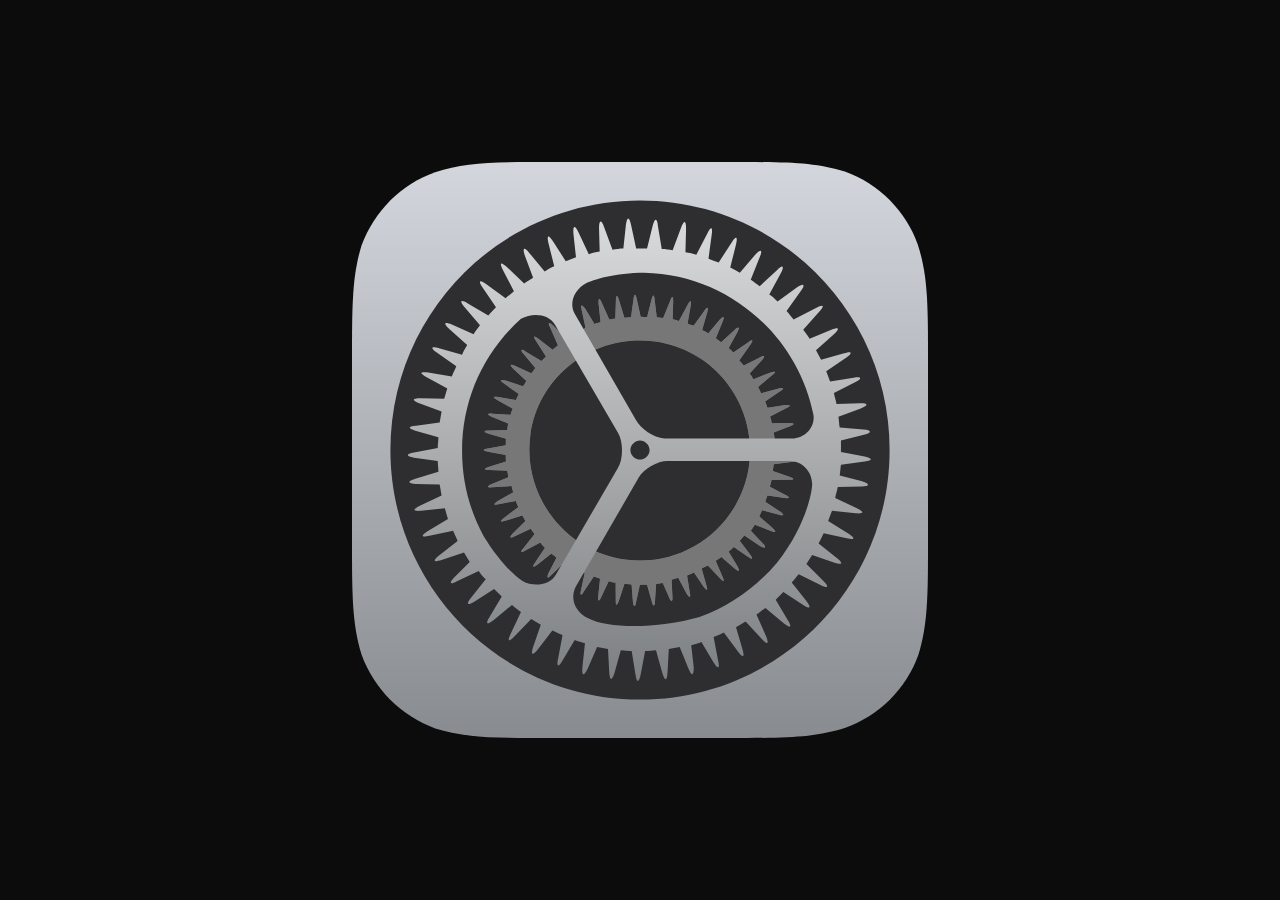
<file: AnimaçõesExemplos/engrenagem/index.html>
<!doctype html>
<html lang="en">
  <head>
    <meta charset="UTF-8" />
    <meta name="viewport" content="width=device-width, initial-scale=1.0" />
    <title>Animation Xbox</title>
    <link rel="stylesheet" href="css/style.css" />
  </head>
  <body>
    <svg viewBox="0 0 960 960" fill="none" xmlns="http://www.w3.org/2000/svg">
      <g id="apple-settings">
        <path
          id="app"
          d="M610.56 48C696.96 48 740.16 48 787.2 62.4C838.08 80.64 878.4 120.96 896.64 171.84C912 218.88 912 263.04 912 349.44V610.56C912 696.96 912 740.16 897.6 787.2C879.36 838.08 839.04 878.4 788.16 896.64C740.16 912 696.96 912 610.56 912H349.44C263.04 912 219.84 912 172.8 897.6C120.96 878.4 81.6 839.04 62.4 787.2C48 741.12 48 697.92 48 610.56V349.44C48 263.04 48 219.84 62.4 172.8C81.6 121.92 120.96 81.6 172.8 63.36C218.88 48 262.08 48 349.44 48H610.56Z"
          fill="url(#paint0_linear_1_432)"
        />
        <path
          id="Oval 3"
          d="M480 854.4C686.775 854.4 854.4 686.775 854.4 480C854.4 273.225 686.775 105.6 480 105.6C273.224 105.6 105.6 273.225 105.6 480C105.6 686.775 273.224 854.4 480 854.4Z"
          fill="#2E2E30"
        />
        <g id="gear2">
          <g id="Group">
            <path
              id="path 3 14"
              d="M505.211 280.722L514.718 282.058L525.114 256.375C528.217 248.086 529.985 249.304 529.867 257.043L528.978 284.062C531.83 284.463 535.499 285.948 538.351 286.349L551.465 262.017C555.386 254.812 557.287 255.08 556.084 263.636L551.393 290.12C554.111 291.472 557.78 292.957 560.632 293.358L576.331 271.328C581.202 264.257 582.97 265.475 580.817 273.897L573.273 299.981C575.992 301.333 579.661 302.818 582.245 305.12L599.712 284.308C605.4 278.322 607.168 279.54 604.198 286.878L593.802 312.561C596.387 314.863 599.105 316.215 601.69 318.517L621.741 300.007C628.381 294.154 630.148 295.372 626.094 303.527L613.114 326.908C615.698 329.21 618.283 331.512 619.917 333.681L642.419 318.424C648.925 313.522 650.693 314.74 645.821 321.811L628.905 345.608C631.489 347.91 633.124 350.079 635.575 353.331L659.578 341.194C666.9 337.376 668.668 338.594 662.846 345.531L644.562 365.258C646.196 367.427 648.648 370.68 650.148 373.799L675.785 363.83C683.925 361.096 684.608 363.131 678.103 368.033L657.234 385.458L661.736 394.816L687.923 387.833C695.929 386.049 696.612 388.084 690.24 392.036L667.738 407.293C669.238 410.412 669.788 413.398 671.289 416.517L698.025 412.519C705.898 411.686 707.532 413.855 699.259 417.539L675.256 429.677C675.805 432.662 677.306 435.782 677.722 439.718L703.924 439.523C712.614 439.774 712.347 441.676 705.158 444.543L680.605 453.695C681.155 456.681 681.571 460.617 682.121 463.603L708.873 466.393C717.429 467.595 717.162 469.497 709.156 471.28L683.102 477.313C683.652 480.298 683.118 484.101 682.717 486.953L707.984 493.412C716.406 495.565 716.139 497.466 707.316 498.165L680.713 501.213L679.243 511.67L704.243 520.03C712.532 523.134 712.265 525.036 703.575 524.784L677.373 524.979C676.838 528.782 675.487 531.5 674.952 535.303L698.467 547.332C705.672 551.253 705.404 553.154 696.848 551.952L671.181 548.345C669.829 551.063 669.295 554.866 667.943 557.584L690.106 572.332C697.177 577.204 695.959 578.971 688.488 576.952L663.221 570.492C661.869 573.211 660.384 576.88 659.033 579.598L678.894 596.931C684.88 602.619 684.613 604.521 676.324 601.417L652.409 592.239C650.107 594.824 648.622 598.493 646.32 601.078L664.012 620.045C669.999 625.733 668.647 628.452 660.492 624.397L636.561 608.431L629.655 616.186L645.179 636.787C650.081 643.292 648.863 645.06 641.792 640.188L620.58 625.574C618.278 628.159 615.976 630.743 612.857 632.244L626.212 654.479C630.03 661.802 628.812 663.569 621.875 657.747L602.014 640.414C598.761 642.866 596.593 644.5 593.473 646L603.71 669.736C607.394 678.009 605.359 678.693 599.506 672.053L581.814 653.087L572.456 657.588L579.573 682.824C582.307 690.964 580.272 691.647 575.37 685.142L560.93 663.724C557.811 665.224 554.692 666.725 550.622 668.091L554.753 693.877C556.536 701.883 554.502 702.567 549.733 695.111L537.462 672.059C534.476 672.608 530.406 673.975 527.421 674.525L528.7 699.91C529.399 708.733 526.547 708.332 523.68 701.143L514.127 679.443C511.141 679.993 507.205 680.409 504.219 680.959L502.513 706.894C502.262 715.583 499.41 715.182 497.627 707.176L490.509 681.94C487.524 682.49 483.721 681.956 479.785 682.372L474.276 707.772C473.074 716.328 470.222 715.927 469.389 708.055L467.293 681.586C463.49 681.051 460.638 680.65 456.702 681.067L448.341 706.066C445.238 714.355 443.336 714.088 443.588 705.398L443.393 679.196C439.59 678.662 436.738 678.261 433.069 676.776L421.99 700.424C419.02 707.762 416.168 707.361 417.37 698.805L420.027 673.004C416.358 671.519 413.506 671.118 410.788 669.767L396.04 691.93C392.119 699.134 389.267 698.733 391.42 690.311L396.929 664.911C394.21 663.559 390.541 662.074 387.823 660.723L371.307 681.668C366.436 688.739 363.717 687.387 366.821 679.098L375.182 654.099C372.464 652.747 369.879 650.445 366.21 648.96L347.109 667.603C341.421 673.59 339.653 672.372 342.623 665.034L354.653 641.519C352.068 639.217 349.483 636.915 346.765 635.563L326.03 652.038C319.525 656.94 317.757 655.723 322.629 648.652L337.377 626.489C334.792 624.186 332.207 621.884 330.707 618.765L308.739 630.219C301.282 634.988 299.648 632.819 305.337 626.833L321.853 605.888C319.268 603.585 317.767 600.466 316.133 598.298L292.264 609.485C284.941 613.303 283.307 611.134 288.996 605.148L308.096 586.504C306.596 583.385 304.962 581.217 303.461 578.098L278.092 586.165C269.952 588.899 269.268 586.864 275.774 581.962L297.459 565.621C295.959 562.502 294.458 559.382 293.908 556.397L267.989 561.479C259.983 563.262 259.299 561.227 266.756 556.458L289.941 543.237C288.441 540.117 287.891 537.132 287.341 534.146L258.97 535.976C250.147 536.675 249.464 534.64 257.737 530.955L282.423 520.853C281.874 517.867 281.457 513.931 280.908 510.945L253.888 510.056C245.199 509.804 245.466 507.903 253.606 505.169L278.975 497.102C278.426 494.116 278.96 490.313 278.41 487.328L251.925 482.636C243.369 481.434 243.77 478.582 251.643 477.749L278.513 472.801C278.914 469.949 278.498 466.012 278.898 463.16L252.814 455.617C244.392 453.464 244.793 450.612 253.482 450.864L280.769 449.851L282.105 440.345L257.372 430.083C250.034 427.113 250.435 424.261 258.991 425.463L285.877 427.303C286.277 424.451 287.763 420.782 289.114 418.063L265.733 405.083C258.529 401.162 258.796 399.261 267.352 400.463L293.837 405.155C295.188 402.437 296.673 398.768 298.025 396.049L275.995 380.351C268.924 375.479 270.142 373.711 278.564 375.864L304.515 384.359C305.866 381.64 308.168 379.056 309.52 376.337L289.792 358.054C283.806 352.365 285.024 350.597 292.362 353.568L316.961 364.78C319.263 362.196 320.614 359.477 322.916 356.892L305.491 336.024C299.638 329.385 301.807 327.751 308.877 332.622L332.125 346.553C334.427 343.969 336.596 342.334 338.898 339.75L323.775 316.297C319.006 308.841 321.041 308.157 327.161 312.895L349.057 329.544C351.359 326.96 354.478 325.459 356.78 322.874L345.044 296.019C341.226 288.697 343.394 287.063 349.381 292.751L368.974 311.985C371.143 310.351 374.262 308.851 377.381 307.35L368.363 281.847C365.629 273.707 367.664 273.024 372.566 279.529L389.858 301.348C392.977 299.848 396.096 298.347 398.265 296.713L392.366 269.709C390.583 261.703 392.618 261.02 397.52 267.525L411.692 290.845C414.812 289.344 417.797 288.795 420.783 288.245L417.869 260.691C417.17 251.868 419.205 251.184 422.89 259.458L433.943 284.278L442.9 282.628L443.789 255.609C444.04 246.919 445.942 247.187 448.676 255.326L456.61 281.647C459.595 281.097 463.531 280.681 466.383 281.081L470.258 253.512C471.46 244.956 473.362 245.224 475.145 253.23L481.044 280.233C483.896 280.634 487.832 280.218 490.684 280.619L497.277 254.401C499.43 245.979 501.332 246.246 502.031 255.069L505.211 280.722ZM457.026 644.274C547.338 656.966 630.827 594.053 643.519 503.741C656.212 413.428 593.299 329.94 502.986 317.247C412.674 304.555 328.369 366.384 315.676 456.696C302.983 547.008 366.713 631.581 457.026 644.274Z"
              fill="black"
            />
          </g>
          <g id="Group_2">
            <path
              id="path 3 4"
              d="M505.211 280.722L514.718 282.058L525.114 256.375C528.217 248.086 529.985 249.304 529.867 257.043L528.978 284.062C531.83 284.463 535.499 285.948 538.351 286.349L551.465 262.017C555.386 254.812 557.287 255.08 556.084 263.636L551.393 290.12C554.111 291.472 557.78 292.957 560.632 293.358L576.331 271.328C581.202 264.257 582.97 265.475 580.817 273.897L573.273 299.981C575.992 301.333 579.661 302.818 582.245 305.12L599.712 284.308C605.4 278.322 607.168 279.54 604.198 286.878L593.802 312.561C596.387 314.863 599.105 316.215 601.69 318.517L621.741 300.007C628.381 294.154 630.148 295.372 626.094 303.527L613.114 326.908C615.698 329.21 618.283 331.512 619.917 333.681L642.419 318.424C648.925 313.522 650.693 314.74 645.821 321.811L628.905 345.608C631.489 347.91 633.124 350.079 635.575 353.331L659.578 341.194C666.9 337.376 668.668 338.594 662.846 345.531L644.562 365.258C646.196 367.427 648.648 370.68 650.148 373.799L675.785 363.83C683.925 361.096 684.608 363.131 678.103 368.033L657.234 385.458L661.736 394.816L687.923 387.833C695.929 386.049 696.612 388.084 690.24 392.036L667.738 407.293C669.238 410.412 669.788 413.398 671.289 416.517L698.025 412.519C705.898 411.686 707.532 413.855 699.259 417.539L675.256 429.677C675.805 432.662 677.306 435.782 677.722 439.718L703.924 439.523C712.614 439.774 712.347 441.676 705.158 444.543L680.605 453.695C681.155 456.681 681.571 460.617 682.121 463.603L708.873 466.393C717.429 467.595 717.162 469.497 709.156 471.28L683.102 477.313C683.652 480.298 683.118 484.101 682.717 486.953L707.984 493.412C716.406 495.565 716.139 497.466 707.316 498.165L680.713 501.213L679.243 511.67L704.243 520.03C712.532 523.134 712.265 525.036 703.575 524.784L677.373 524.979C676.838 528.782 675.487 531.5 674.952 535.303L698.467 547.332C705.672 551.253 705.404 553.154 696.848 551.952L671.181 548.345C669.829 551.063 669.295 554.866 667.943 557.584L690.106 572.332C697.177 577.204 695.959 578.971 688.488 576.952L663.221 570.492C661.869 573.211 660.384 576.88 659.033 579.598L678.894 596.931C684.88 602.619 684.613 604.521 676.324 601.417L652.409 592.239C650.107 594.824 648.622 598.493 646.32 601.078L664.012 620.045C669.999 625.733 668.647 628.452 660.492 624.397L636.561 608.431L629.655 616.186L645.179 636.787C650.081 643.292 648.863 645.06 641.792 640.188L620.58 625.574C618.278 628.159 615.976 630.743 612.857 632.244L626.212 654.479C630.03 661.802 628.812 663.569 621.875 657.747L602.014 640.414C598.761 642.866 596.593 644.5 593.473 646L603.71 669.736C607.394 678.009 605.359 678.693 599.506 672.053L581.814 653.087L572.456 657.588L579.573 682.824C582.307 690.964 580.272 691.647 575.37 685.142L560.93 663.724C557.811 665.224 554.692 666.725 550.622 668.091L554.753 693.877C556.536 701.883 554.502 702.567 549.733 695.111L537.462 672.059C534.476 672.608 530.406 673.975 527.421 674.525L528.7 699.91C529.399 708.733 526.547 708.332 523.68 701.143L514.127 679.443C511.141 679.993 507.205 680.409 504.219 680.959L502.513 706.894C502.262 715.583 499.41 715.182 497.627 707.176L490.509 681.94C487.524 682.49 483.721 681.956 479.785 682.372L474.276 707.772C473.074 716.328 470.222 715.927 469.389 708.055L467.293 681.586C463.49 681.051 460.638 680.65 456.702 681.067L448.341 706.066C445.238 714.355 443.336 714.088 443.588 705.398L443.393 679.196C439.59 678.662 436.738 678.261 433.069 676.776L421.99 700.424C419.02 707.762 416.168 707.361 417.37 698.805L420.027 673.004C416.358 671.519 413.506 671.118 410.788 669.767L396.04 691.93C392.119 699.134 389.267 698.733 391.42 690.311L396.929 664.911C394.21 663.559 390.541 662.074 387.823 660.723L371.307 681.668C366.436 688.739 363.717 687.387 366.821 679.098L375.182 654.099C372.464 652.747 369.879 650.445 366.21 648.96L347.109 667.603C341.421 673.59 339.653 672.372 342.623 665.034L354.653 641.519C352.068 639.217 349.483 636.915 346.765 635.563L326.03 652.038C319.525 656.94 317.757 655.723 322.629 648.652L337.377 626.489C334.792 624.186 332.207 621.884 330.707 618.765L308.739 630.219C301.282 634.988 299.648 632.819 305.337 626.833L321.853 605.888C319.268 603.585 317.767 600.466 316.133 598.298L292.264 609.485C284.941 613.303 283.307 611.134 288.996 605.148L308.096 586.504C306.596 583.385 304.962 581.217 303.461 578.098L278.092 586.165C269.952 588.899 269.268 586.864 275.774 581.962L297.459 565.621C295.959 562.502 294.458 559.382 293.908 556.397L267.989 561.479C259.983 563.262 259.299 561.227 266.756 556.458L289.941 543.237C288.441 540.117 287.891 537.132 287.341 534.146L258.97 535.976C250.147 536.675 249.464 534.64 257.737 530.955L282.423 520.853C281.874 517.867 281.457 513.931 280.908 510.945L253.888 510.056C245.199 509.804 245.466 507.903 253.606 505.169L278.975 497.102C278.426 494.116 278.96 490.313 278.41 487.328L251.925 482.636C243.369 481.434 243.77 478.582 251.643 477.749L278.513 472.801C278.914 469.949 278.498 466.012 278.898 463.16L252.814 455.617C244.392 453.464 244.793 450.612 253.482 450.864L280.769 449.851L282.105 440.345L257.372 430.083C250.034 427.113 250.435 424.261 258.991 425.463L285.877 427.303C286.277 424.451 287.763 420.782 289.114 418.063L265.733 405.083C258.529 401.162 258.796 399.261 267.352 400.463L293.837 405.155C295.188 402.437 296.673 398.768 298.025 396.049L275.995 380.351C268.924 375.479 270.142 373.711 278.564 375.864L304.515 384.359C305.866 381.64 308.168 379.056 309.52 376.337L289.792 358.054C283.806 352.365 285.024 350.597 292.362 353.568L316.961 364.78C319.263 362.196 320.614 359.477 322.916 356.892L305.491 336.024C299.638 329.385 301.807 327.751 308.877 332.622L332.125 346.553C334.427 343.969 336.596 342.334 338.898 339.75L323.775 316.297C319.006 308.841 321.041 308.157 327.161 312.895L349.057 329.544C351.359 326.96 354.478 325.459 356.78 322.874L345.044 296.019C341.226 288.697 343.394 287.063 349.381 292.751L368.974 311.985C371.143 310.351 374.262 308.851 377.381 307.35L368.363 281.847C365.629 273.707 367.664 273.024 372.566 279.529L389.858 301.348C392.977 299.848 396.096 298.347 398.265 296.713L392.366 269.709C390.583 261.703 392.618 261.02 397.52 267.525L411.692 290.845C414.812 289.344 417.797 288.795 420.783 288.245L417.869 260.691C417.17 251.868 419.205 251.184 422.89 259.458L433.943 284.278L442.9 282.628L443.789 255.609C444.04 246.919 445.942 247.187 448.676 255.326L456.61 281.647C459.595 281.097 463.531 280.681 466.383 281.081L470.258 253.512C471.46 244.956 473.362 245.224 475.145 253.23L481.044 280.233C483.896 280.634 487.832 280.218 490.684 280.619L497.277 254.401C499.43 245.979 501.332 246.246 502.031 255.069L505.211 280.722ZM457.026 644.274C547.338 656.966 630.827 594.053 643.519 503.741C656.212 413.428 593.299 329.94 502.986 317.247C412.674 304.555 328.369 366.384 315.676 456.696C302.983 547.008 366.713 631.581 457.026 644.274Z"
              fill="#7F7F7F"
            />
          </g>
          <g id="Group_3">
            <path
              id="path 3 15"
              d="M505.211 280.722L514.718 282.058L525.114 256.375C528.217 248.086 529.985 249.304 529.867 257.043L528.978 284.062C531.83 284.463 535.499 285.948 538.351 286.349L551.465 262.017C555.386 254.812 557.287 255.08 556.084 263.636L551.393 290.12C554.111 291.472 557.78 292.957 560.632 293.358L576.331 271.328C581.202 264.257 582.97 265.475 580.817 273.897L573.273 299.981C575.992 301.333 579.661 302.818 582.245 305.12L599.712 284.308C605.4 278.322 607.168 279.54 604.198 286.878L593.802 312.561C596.387 314.863 599.105 316.215 601.69 318.517L621.741 300.007C628.381 294.154 630.148 295.372 626.094 303.527L613.114 326.908C615.698 329.21 618.283 331.512 619.917 333.681L642.419 318.424C648.925 313.522 650.693 314.74 645.821 321.811L628.905 345.608C631.489 347.91 633.124 350.079 635.575 353.331L659.578 341.194C666.9 337.376 668.668 338.594 662.846 345.531L644.562 365.258C646.196 367.427 648.648 370.68 650.148 373.799L675.785 363.83C683.925 361.096 684.608 363.131 678.103 368.033L657.234 385.458L661.736 394.816L687.923 387.833C695.929 386.049 696.612 388.084 690.24 392.036L667.738 407.293C669.238 410.412 669.788 413.398 671.289 416.517L698.025 412.519C705.898 411.686 707.532 413.855 699.259 417.539L675.256 429.677C675.805 432.662 677.306 435.782 677.722 439.718L703.924 439.523C712.614 439.774 712.347 441.676 705.158 444.543L680.605 453.695C681.155 456.681 681.571 460.617 682.121 463.603L708.873 466.393C717.429 467.595 717.162 469.497 709.156 471.28L683.102 477.313C683.652 480.298 683.118 484.101 682.717 486.953L707.984 493.412C716.406 495.565 716.139 497.466 707.316 498.165L680.713 501.213L679.243 511.67L704.243 520.03C712.532 523.134 712.265 525.036 703.575 524.784L677.373 524.979C676.838 528.782 675.487 531.5 674.952 535.303L698.467 547.332C705.672 551.253 705.404 553.154 696.848 551.952L671.181 548.345C669.829 551.063 669.295 554.866 667.943 557.584L690.106 572.332C697.177 577.204 695.959 578.971 688.488 576.952L663.221 570.492C661.869 573.211 660.384 576.88 659.033 579.598L678.894 596.931C684.88 602.619 684.613 604.521 676.324 601.417L652.409 592.239C650.107 594.824 648.622 598.493 646.32 601.078L664.012 620.045C669.999 625.733 668.647 628.452 660.492 624.397L636.561 608.431L629.655 616.186L645.179 636.787C650.081 643.292 648.863 645.06 641.792 640.188L620.58 625.574C618.278 628.159 615.976 630.743 612.857 632.244L626.212 654.479C630.03 661.802 628.812 663.569 621.875 657.747L602.014 640.414C598.761 642.866 596.593 644.5 593.473 646L603.71 669.736C607.394 678.009 605.359 678.693 599.506 672.053L581.814 653.087L572.456 657.588L579.573 682.824C582.307 690.964 580.272 691.647 575.37 685.142L560.93 663.724C557.811 665.224 554.692 666.725 550.622 668.091L554.753 693.877C556.536 701.883 554.502 702.567 549.733 695.111L537.462 672.059C534.476 672.608 530.406 673.975 527.421 674.525L528.7 699.91C529.399 708.733 526.547 708.332 523.68 701.143L514.127 679.443C511.141 679.993 507.205 680.409 504.219 680.959L502.513 706.894C502.262 715.583 499.41 715.182 497.627 707.176L490.509 681.94C487.524 682.49 483.721 681.956 479.785 682.372L474.276 707.772C473.074 716.328 470.222 715.927 469.389 708.055L467.293 681.586C463.49 681.051 460.638 680.65 456.702 681.067L448.341 706.066C445.238 714.355 443.336 714.088 443.588 705.398L443.393 679.196C439.59 678.662 436.738 678.261 433.069 676.776L421.99 700.424C419.02 707.762 416.168 707.361 417.37 698.805L420.027 673.004C416.358 671.519 413.506 671.118 410.788 669.767L396.04 691.93C392.119 699.134 389.267 698.733 391.42 690.311L396.929 664.911C394.21 663.559 390.541 662.074 387.823 660.723L371.307 681.668C366.436 688.739 363.717 687.387 366.821 679.098L375.182 654.099C372.464 652.747 369.879 650.445 366.21 648.96L347.109 667.603C341.421 673.59 339.653 672.372 342.623 665.034L354.653 641.519C352.068 639.217 349.483 636.915 346.765 635.563L326.03 652.038C319.525 656.94 317.757 655.723 322.629 648.652L337.377 626.489C334.792 624.186 332.207 621.884 330.707 618.765L308.739 630.219C301.282 634.988 299.648 632.819 305.337 626.833L321.853 605.888C319.268 603.585 317.767 600.466 316.133 598.298L292.264 609.485C284.941 613.303 283.307 611.134 288.996 605.148L308.096 586.504C306.596 583.385 304.962 581.217 303.461 578.098L278.092 586.165C269.952 588.899 269.268 586.864 275.774 581.962L297.459 565.621C295.959 562.502 294.458 559.382 293.908 556.397L267.989 561.479C259.983 563.262 259.299 561.227 266.756 556.458L289.941 543.237C288.441 540.117 287.891 537.132 287.341 534.146L258.97 535.976C250.147 536.675 249.464 534.64 257.737 530.955L282.423 520.853C281.874 517.867 281.457 513.931 280.908 510.945L253.888 510.056C245.199 509.804 245.466 507.903 253.606 505.169L278.975 497.102C278.426 494.116 278.96 490.313 278.41 487.328L251.925 482.636C243.369 481.434 243.77 478.582 251.643 477.749L278.513 472.801C278.914 469.949 278.498 466.012 278.898 463.16L252.814 455.617C244.392 453.464 244.793 450.612 253.482 450.864L280.769 449.851L282.105 440.345L257.372 430.083C250.034 427.113 250.435 424.261 258.991 425.463L285.877 427.303C286.277 424.451 287.763 420.782 289.114 418.063L265.733 405.083C258.529 401.162 258.796 399.261 267.352 400.463L293.837 405.155C295.188 402.437 296.673 398.768 298.025 396.049L275.995 380.351C268.924 375.479 270.142 373.711 278.564 375.864L304.515 384.359C305.866 381.64 308.168 379.056 309.52 376.337L289.792 358.054C283.806 352.365 285.024 350.597 292.362 353.568L316.961 364.78C319.263 362.196 320.614 359.477 322.916 356.892L305.491 336.024C299.638 329.385 301.807 327.751 308.877 332.622L332.125 346.553C334.427 343.969 336.596 342.334 338.898 339.75L323.775 316.297C319.006 308.841 321.041 308.157 327.161 312.895L349.057 329.544C351.359 326.96 354.478 325.459 356.78 322.874L345.044 296.019C341.226 288.697 343.394 287.063 349.381 292.751L368.974 311.985C371.143 310.351 374.262 308.851 377.381 307.35L368.363 281.847C365.629 273.707 367.664 273.024 372.566 279.529L389.858 301.348C392.977 299.848 396.096 298.347 398.265 296.713L392.366 269.709C390.583 261.703 392.618 261.02 397.52 267.525L411.692 290.845C414.812 289.344 417.797 288.795 420.783 288.245L417.869 260.691C417.17 251.868 419.205 251.184 422.89 259.458L433.943 284.278L442.9 282.628L443.789 255.609C444.04 246.919 445.942 247.187 448.676 255.326L456.61 281.647C459.595 281.097 463.531 280.681 466.383 281.081L470.258 253.512C471.46 244.956 473.362 245.224 475.145 253.23L481.044 280.233C483.896 280.634 487.832 280.218 490.684 280.619L497.277 254.401C499.43 245.979 501.332 246.246 502.031 255.069L505.211 280.722ZM457.026 644.274C547.338 656.966 630.827 594.053 643.519 503.741C656.212 413.428 593.299 329.94 502.986 317.247C412.674 304.555 328.369 366.384 315.676 456.696C302.983 547.008 366.713 631.581 457.026 644.274Z"
              fill="#777777"
            />
          </g>
        </g>
        <g id="gear1">
          <path
            id="Vector"
            d="M816.956 497.282C829.436 495.362 829.436 492.482 816.956 489.602L781.436 482.882V480.002V465.602L815.996 456.962C828.476 454.082 827.516 450.242 815.036 449.282L779.516 446.402C778.556 440.642 778.556 435.842 777.596 430.082L811.196 417.602C822.716 412.802 822.716 409.922 810.236 409.922L774.716 410.882C773.756 405.122 771.836 400.322 770.876 394.562L802.556 378.242C814.076 372.482 812.156 369.602 800.636 371.522L765.116 377.282C763.196 372.482 761.276 366.722 759.356 361.922L789.116 341.762C799.676 334.082 797.756 331.202 786.236 335.042L751.676 344.642C748.796 339.842 746.876 335.042 743.996 330.242L770.876 306.242C780.476 297.602 778.556 294.722 767.036 299.522L734.396 312.962C731.516 308.162 727.676 303.362 724.796 299.522L748.796 272.642C757.436 263.042 755.516 261.122 743.996 266.882L710.396 284.162C706.556 280.322 703.676 275.522 699.836 271.682L720.956 241.922C728.636 231.362 725.756 229.442 715.196 236.162L686.396 257.282C682.556 253.442 678.716 249.602 673.916 246.722L691.196 215.042C696.956 203.522 694.076 201.602 685.436 210.242L659.516 234.242C654.716 231.362 650.876 227.522 646.076 224.642L659.516 191.042C664.316 179.522 661.436 177.602 652.796 187.202L629.756 214.082C624.956 211.202 620.156 209.282 615.356 206.402L623.996 171.842C626.876 159.362 623.996 158.402 617.276 168.962L598.076 198.722C593.276 196.802 587.516 194.882 582.716 192.962L587.516 157.442C589.436 144.962 586.556 144.002 580.796 155.522L564.476 187.202C559.676 185.282 553.916 184.322 548.156 183.362L549.116 147.842C549.116 135.362 546.236 134.402 541.436 146.882L528.956 180.482C523.196 179.522 518.396 178.562 512.636 178.562L506.876 144.002C505.916 131.522 502.076 131.522 499.196 143.042L490.556 177.602H474.236L466.556 142.082C463.676 129.602 460.796 129.602 458.876 142.082L455.036 177.602C449.276 177.602 444.476 178.562 438.716 179.522L426.236 145.922C422.396 134.402 418.556 134.402 418.556 146.882L419.516 182.402C413.756 183.362 408.956 184.322 403.196 186.242L387.836 153.602C382.076 142.082 379.196 143.042 380.156 155.522L383.996 191.042C379.196 192.962 373.436 194.882 368.636 196.802L349.436 167.042C342.716 156.482 339.836 157.442 342.716 169.922L351.356 204.482C346.556 206.402 341.756 209.282 336.956 212.162L313.916 184.322C306.236 174.722 303.356 176.642 307.196 188.162L319.676 221.762C314.876 224.642 310.076 227.522 306.236 230.402L280.316 205.442C270.716 196.802 268.796 198.722 274.556 210.242L290.876 241.922C287.036 245.762 282.236 248.642 278.396 252.482L249.596 231.362C239.036 223.682 237.116 226.562 243.836 236.162L263.996 265.922C260.156 269.762 256.316 273.602 252.476 278.402L221.756 260.162C211.196 253.442 208.316 256.322 216.956 265.922L239.996 292.802C237.116 296.642 233.276 301.442 230.396 306.242L197.756 291.842C186.236 287.042 184.316 289.922 193.916 298.562L220.796 322.562C217.916 327.362 215.036 332.162 213.116 336.962L178.556 327.362C166.076 323.522 165.116 327.362 175.676 334.082L204.476 354.242C202.556 359.042 199.676 363.842 197.756 369.602L162.236 363.842C149.756 361.922 148.796 364.802 159.356 370.562L191.036 387.842C189.116 392.642 188.156 398.402 186.236 403.202L150.716 402.242C138.236 402.242 137.276 405.122 148.796 409.922L182.396 422.402C181.436 428.162 180.476 432.962 179.516 438.722L143.996 443.522C131.516 444.482 131.516 447.362 143.036 451.202L177.596 460.802C177.596 466.562 176.636 471.362 176.636 477.122L141.116 483.842C128.636 485.762 128.636 489.602 141.116 491.522L176.636 496.322C176.636 502.082 177.596 506.882 177.596 512.642L143.036 523.202C130.556 527.042 131.516 529.922 143.996 530.882L179.516 531.842C180.476 537.602 181.436 542.402 182.396 548.162L149.756 563.522C138.236 569.282 139.196 572.162 151.676 571.202L187.196 567.362C189.116 573.122 190.076 577.922 191.996 583.682L161.276 601.922C150.716 608.642 151.676 611.522 164.156 608.642L199.676 600.962C201.596 605.762 204.476 610.562 206.396 616.322L178.556 638.402C168.956 646.082 169.916 648.962 182.396 645.122L215.996 633.602L224.636 648.002L201.596 671.042C192.956 679.682 194.876 682.562 205.436 676.802L238.076 661.442C240.956 666.242 244.796 670.082 248.636 673.922L226.556 701.762C218.876 711.362 220.796 714.242 231.356 707.522L261.116 688.322L272.636 699.842L254.396 730.562C247.676 741.122 250.556 743.042 260.156 735.362L287.996 712.322C291.836 716.162 296.636 719.042 301.436 722.882L286.076 755.522C280.316 767.042 283.196 768.962 291.836 759.362L316.796 733.442L331.196 742.082L319.676 775.682C315.836 787.202 318.716 789.122 326.396 779.522L348.476 750.722C353.276 752.642 358.076 755.522 363.836 757.442L357.116 792.962C354.236 805.442 358.076 806.402 363.836 795.842L382.076 765.122C386.876 767.042 392.636 768.962 397.436 769.922L393.596 806.402C392.636 818.882 395.516 819.842 401.276 808.322L415.676 775.682C421.436 776.642 426.236 777.602 431.996 778.562L433.916 814.082C434.876 826.562 437.756 826.562 441.596 815.042L451.196 780.482C456.956 781.442 462.716 781.442 467.516 781.442L473.276 816.962C475.196 829.442 478.076 829.442 480.956 816.962L487.676 781.442C493.436 781.442 498.236 781.442 503.996 780.482L513.596 815.042C517.436 827.522 520.316 826.562 521.276 814.082L523.196 778.562C528.956 777.602 533.756 776.642 539.516 775.682L552.956 808.322C557.756 819.842 560.636 818.882 560.636 806.402L556.796 772.802C562.556 771.842 567.356 769.922 572.156 768.002L590.396 798.722C597.116 809.282 599.996 808.322 597.116 795.842L590.396 760.322C595.196 758.402 600.956 756.482 605.756 753.602L626.876 782.402C634.556 792.962 637.436 791.042 633.596 778.562L623.996 745.922L638.396 737.282L662.396 763.202C671.036 772.802 673.916 770.882 669.116 759.362L654.716 726.722C659.516 723.842 663.356 720.002 668.156 717.122L695.996 740.162C705.596 747.842 708.476 745.922 701.756 735.362L683.516 704.642L695.036 693.122L724.796 712.322C735.356 719.042 737.276 717.122 729.596 706.562L707.516 678.722C711.356 674.882 714.236 670.082 718.076 666.242L750.716 682.562C762.236 688.322 764.156 685.442 755.516 676.802L729.596 650.882C732.476 646.082 735.356 642.242 738.236 637.442L771.836 648.962C783.356 652.802 785.276 649.922 775.676 642.242L747.836 620.162C750.716 615.362 752.636 610.562 755.516 604.802L790.076 612.482C802.556 615.362 803.516 612.482 792.956 605.762L762.236 586.562C764.156 581.762 766.076 576.002 767.996 571.202L803.516 575.042C815.996 576.002 816.956 573.122 805.436 567.362L772.796 552.002C773.756 546.242 775.676 541.442 776.636 535.682L812.156 534.722C824.636 534.722 825.596 530.882 813.116 527.042L779.516 518.402C780.476 512.642 780.476 507.842 781.436 502.082L816.956 497.282ZM354.236 666.242C344.636 683.522 319.676 685.442 304.316 676.802C293.756 671.042 268.796 647.042 245.756 609.602C224.636 571.202 213.116 528.002 213.116 480.962C213.116 402.242 246.716 332.162 301.436 283.202C318.716 273.602 342.716 275.522 352.316 291.842L447.356 455.042C455.036 468.482 455.036 494.402 446.396 507.842L354.236 666.242ZM685.436 648.962C654.716 685.442 615.356 714.242 569.276 730.562C509.756 747.842 431.996 748.802 402.236 732.482C382.076 722.882 374.396 701.762 383.996 684.482L478.076 521.282C485.756 507.842 505.916 496.322 521.276 496.322H704.636C724.796 496.322 738.236 513.602 738.236 530.882C738.236 546.242 725.756 599.042 685.436 648.962ZM465.596 480.002C465.596 472.322 472.316 465.602 479.996 465.602C487.676 465.602 494.396 472.322 494.396 480.002C494.396 487.682 487.676 494.402 479.996 494.402C472.316 494.402 465.596 487.682 465.596 480.002ZM708.476 462.722H516.476C500.156 461.762 480.956 448.322 473.276 433.922L382.076 275.522C372.476 258.242 383.036 239.042 398.396 230.402C408.956 224.642 442.556 214.082 486.716 214.082C612.476 216.962 716.156 308.162 740.156 427.202C743.036 447.362 725.756 462.722 708.476 462.722Z"
            fill="url(#paint1_linear_1_432)"
          />
        </g>
      </g>
      <defs>
        <linearGradient
          id="paint0_linear_1_432"
          x1="479.866"
          y1="48.2688"
          x2="479.866"
          y2="911.981"
          gradientUnits="userSpaceOnUse"
        >
          <stop stop-color="#D3D7DD" />
          <stop offset="1" stop-color="#888C90" />
        </linearGradient>
        <linearGradient
          id="paint1_linear_1_432"
          x1="479.807"
          y1="133.886"
          x2="479.807"
          y2="827.076"
          gradientUnits="userSpaceOnUse"
        >
          <stop stop-color="#D9DADB" />
          <stop offset="1" stop-color="#7D8082" />
        </linearGradient>
      </defs>
    </svg>
  </body>
</html>
</file>
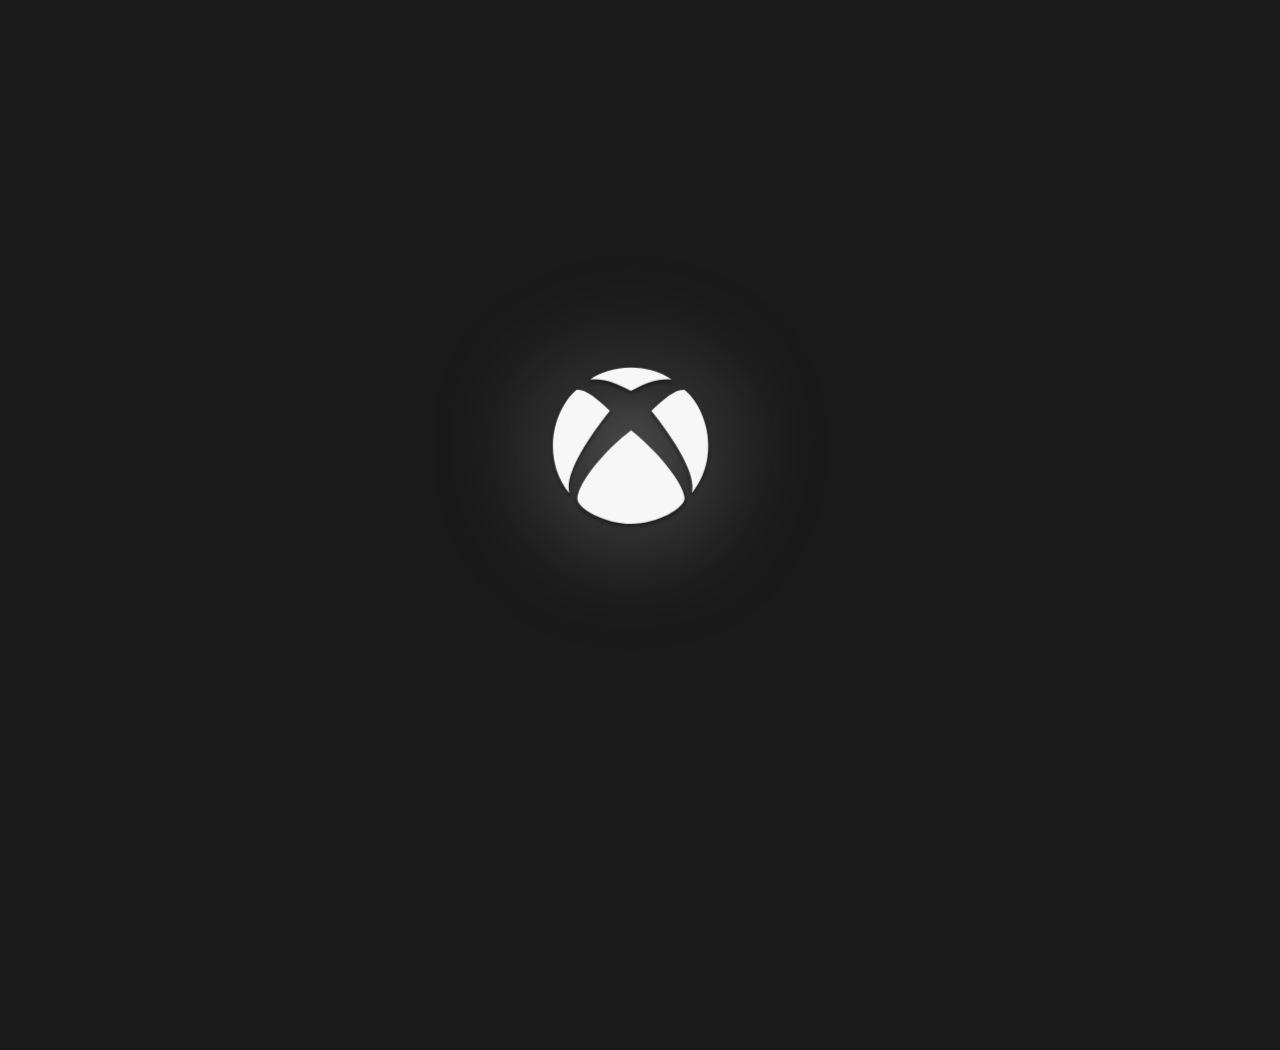
<file: AnimaçõesExemplos/xbox/index.html>
<!doctype html>
<html lang="en">
  <head>
    <meta charset="UTF-8" />
    <meta name="viewport" content="width=device-width, initial-scale=1.0" />
    <title>Animation Xbox</title>
    <link rel="stylesheet" href="css/style.css" />
  </head>
  <body>
    <!-- <svg
      width="1600"
      height="1200"
      viewBox="0 0 1600 1200"
      fill="none"
      xmlns="http://www.w3.org/2000/svg"
    >
      <g id="xbox">
        <g id="xbox-logo">
          <path
            d="M788.967 427.013C770.345 426.652 748.648 433.703 737.618 441.84C754.434 440.393 767.271 444.913 788.787 455.943C810.015 444.525 823.141 440.393 839.594 441.84C826.034 432.257 806.687 427.013 788.967 427.013Z"
            fill="#F7F7F7"
          />
          <path
            d="M762.208 480.894C745.032 464.441 730.873 453.174 720.803 454.858C690.97 479.809 676.687 541.284 711.582 583.774C705.616 560.269 733.279 517.236 762.208 480.894Z"
            fill="#F7F7F7"
          />
          <path
            d="M855.686 589.56C853.879 572.202 824.587 533.871 788.787 505.484C758.05 528.808 723.154 569.128 721.707 590.644C720.919 602.362 755.699 622.286 788.606 622.286C822.237 622.286 857.004 602.216 855.686 589.56Z"
            fill="#F7F7F7"
          />
          <path
            d="M814.282 480.894C831.458 464.441 845.616 453.174 855.687 454.858C885.52 479.809 899.803 541.284 864.908 583.774C870.874 560.269 843.211 517.236 814.282 480.894Z"
            fill="#F7F7F7"
          />
          <path
            d="M788.967 427.013C770.345 426.652 748.648 433.703 737.618 441.84C754.434 440.393 767.271 444.913 788.787 455.943C810.015 444.525 823.141 440.393 839.594 441.84C826.034 432.257 806.687 427.013 788.967 427.013Z"
            stroke="#F7F7F7"
            stroke-linecap="round"
            stroke-linejoin="round"
          />
          <path
            d="M762.208 480.894C745.032 464.441 730.873 453.174 720.803 454.858C690.97 479.809 676.687 541.284 711.582 583.774C705.616 560.269 733.279 517.236 762.208 480.894Z"
            stroke="#F7F7F7"
            stroke-linecap="round"
            stroke-linejoin="round"
          />
          <path
            d="M855.686 589.56C853.879 572.202 824.587 533.871 788.787 505.484C758.05 528.808 723.154 569.128 721.707 590.644C720.919 602.362 755.699 622.286 788.606 622.286C822.237 622.286 857.004 602.216 855.686 589.56Z"
            stroke="#F7F7F7"
            stroke-linecap="round"
            stroke-linejoin="round"
          />
          <path
            d="M814.282 480.894C831.458 464.441 845.616 453.174 855.687 454.858C885.52 479.809 899.803 541.284 864.908 583.774C870.874 560.269 843.211 517.236 814.282 480.894Z"
            stroke="#F7F7F7"
            stroke-linecap="round"
            stroke-linejoin="round"
          />
        </g>
        <path
          id="xbox-x1"
          d="M595.505 652.662H575.435L616.117 708.893L572 769.825H591.889L626.242 722.815L660.415 769.825H680.485L636.368 708.893L677.049 652.662H657.16L626.242 695.151L595.505 652.662Z"
          fill="#F7F7F7"
          stroke="#F7F7F7"
          stroke-linecap="round"
          stroke-linejoin="round"
        />
        <path
          id="xbox-x2"
          d="M920.778 652.662H900.709L941.391 708.893L897.273 769.825H917.162L951.516 722.815L985.688 769.825H1005.76L961.641 708.893L1002.32 652.662H982.434L951.516 695.151L920.778 652.662Z"
          fill="#F7F7F7"
          stroke="#F7F7F7"
          stroke-linecap="round"
          stroke-linejoin="round"
        />
        <path
          id="xbox-b"
          fill-rule="evenodd"
          clip-rule="evenodd"
          d="M664 717.5L674.5 703H690V653H744.5C784.5 653 789 697.5 764 709C795 719 790 770.5 748.5 770.5H690V717.5H664ZM708 703V668.5H744.5C768.5 668.5 766.5 703 744.5 703H708ZM708 754.5V718.5H747.5C772.5 718.5 772 754 747.5 754.5H708Z"
          fill="#F7F7F7"
          stroke="#F7F7F7"
          stroke-linecap="round"
          stroke-linejoin="round"
        />
        <path
          id="xbox-o"
          fill-rule="evenodd"
          clip-rule="evenodd"
          d="M790 710.5C791 665.5 821 649 849 649C879.5 649.5 905 670.5 905 710.5C904 756.5 874.5 771 849 772C805.5 771 791 739.5 790 710.5ZM849 665C828 663.923 809 677 808 710.5C808.5 735.5 820 755 849 755.5C871.5 753.5 885 737.5 885.5 710.5C885.5 680.5 868.5 666 849 665Z"
          fill="#F7F7F7"
          stroke="#F7F7F7"
        />
      </g>
    </svg> -->

    <svg
      width="1600"
      height="1200"
      viewBox="0 0 1600 1200"
      fill="none"
      xmlns="http://www.w3.org/2000/svg"
    >
      <g id="xbox">
        <g id="xbox-logo" filter="url(#filter0_d_82_24)">
          <path
            d="M788.967 427.013C770.345 426.652 748.648 433.703 737.618 441.84C754.434 440.393 767.271 444.913 788.787 455.943C810.015 444.525 823.141 440.393 839.594 441.84C826.034 432.257 806.687 427.013 788.967 427.013Z"
            fill="#F7F7F7"
          />
          <path
            d="M762.208 480.894C745.032 464.441 730.873 453.174 720.803 454.858C690.97 479.809 676.687 541.284 711.582 583.774C705.616 560.269 733.279 517.236 762.208 480.894Z"
            fill="#F7F7F7"
          />
          <path
            d="M855.686 589.56C853.879 572.202 824.587 533.871 788.787 505.484C758.05 528.808 723.154 569.128 721.707 590.644C720.919 602.362 755.699 622.286 788.606 622.286C822.237 622.286 857.004 602.216 855.686 589.56Z"
            fill="#F7F7F7"
          />
          <path
            d="M814.282 480.894C831.458 464.441 845.616 453.174 855.687 454.858C885.52 479.809 899.803 541.284 864.908 583.774C870.874 560.269 843.211 517.236 814.282 480.894Z"
            fill="#F7F7F7"
          />
          <path
            d="M788.967 427.013C770.345 426.652 748.648 433.703 737.618 441.84C754.434 440.393 767.271 444.913 788.787 455.943C810.015 444.525 823.141 440.393 839.594 441.84C826.034 432.257 806.687 427.013 788.967 427.013Z"
            stroke="#F7F7F7"
            stroke-linecap="round"
            stroke-linejoin="round"
          />
          <path
            d="M762.208 480.894C745.032 464.441 730.873 453.174 720.803 454.858C690.97 479.809 676.687 541.284 711.582 583.774C705.616 560.269 733.279 517.236 762.208 480.894Z"
            stroke="#F7F7F7"
            stroke-linecap="round"
            stroke-linejoin="round"
          />
          <path
            d="M855.686 589.56C853.879 572.202 824.587 533.871 788.787 505.484C758.05 528.808 723.154 569.128 721.707 590.644C720.919 602.362 755.699 622.286 788.606 622.286C822.237 622.286 857.004 602.216 855.686 589.56Z"
            stroke="#F7F7F7"
            stroke-linecap="round"
            stroke-linejoin="round"
          />
          <path
            d="M814.282 480.894C831.458 464.441 845.616 453.174 855.687 454.858C885.52 479.809 899.803 541.284 864.908 583.774C870.874 560.269 843.211 517.236 814.282 480.894Z"
            stroke="#F7F7F7"
            stroke-linecap="round"
            stroke-linejoin="round"
          />
        </g>
        <g id="xbox-x1" filter="url(#filter1_d_82_24)">
          <path
            d="M595.505 652.662H575.435L616.117 708.893L572 769.825H591.889L626.242 722.815L660.415 769.825H680.485L636.368 708.893L677.049 652.662H657.16L626.242 695.151L595.505 652.662Z"
            fill="#F7F7F7"
          />
          <path
            d="M595.505 652.662H575.435L616.117 708.893L572 769.825H591.889L626.242 722.815L660.415 769.825H680.485L636.368 708.893L677.049 652.662H657.16L626.242 695.151L595.505 652.662Z"
            stroke="#F7F7F7"
            stroke-linecap="round"
            stroke-linejoin="round"
          />
        </g>
        <g id="xbox-x2" filter="url(#filter2_d_82_24)">
          <path
            d="M920.778 652.662H900.709L941.391 708.893L897.273 769.825H917.162L951.516 722.815L985.688 769.825H1005.76L961.641 708.893L1002.32 652.662H982.434L951.516 695.151L920.778 652.662Z"
            fill="#F7F7F7"
          />
          <path
            d="M920.778 652.662H900.709L941.391 708.893L897.273 769.825H917.162L951.516 722.815L985.688 769.825H1005.76L961.641 708.893L1002.32 652.662H982.434L951.516 695.151L920.778 652.662Z"
            stroke="#F7F7F7"
            stroke-linecap="round"
            stroke-linejoin="round"
          />
        </g>
        <g id="xbox-b" filter="url(#filter3_d_82_24)">
          <path
            fill-rule="evenodd"
            clip-rule="evenodd"
            d="M664 717.5L674.5 703H690V653H744.5C784.5 653 789 697.5 764 709C795 719 790 770.5 748.5 770.5H690V717.5H664ZM708 703V668.5H744.5C768.5 668.5 766.5 703 744.5 703H708ZM708 754.5V718.5H747.5C772.5 718.5 772 754 747.5 754.5H708Z"
            fill="#F7F7F7"
          />
          <path
            fill-rule="evenodd"
            clip-rule="evenodd"
            d="M664 717.5L674.5 703H690V653H744.5C784.5 653 789 697.5 764 709C795 719 790 770.5 748.5 770.5H690V717.5H664ZM708 703V668.5H744.5C768.5 668.5 766.5 703 744.5 703H708ZM708 754.5V718.5H747.5C772.5 718.5 772 754 747.5 754.5H708Z"
            stroke="#F7F7F7"
            stroke-linecap="round"
            stroke-linejoin="round"
          />
        </g>
        <g id="xbox-o" filter="url(#filter4_d_82_24)">
          <path
            fill-rule="evenodd"
            clip-rule="evenodd"
            d="M790 710.5C791 665.5 821 649 849 649C879.5 649.5 905 670.5 905 710.5C904 756.5 874.5 771 849 772C805.5 771 791 739.5 790 710.5ZM849 665C828 663.923 809 677 808 710.5C808.5 735.5 820 755 849 755.5C871.5 753.5 885 737.5 885.5 710.5C885.5 680.5 868.5 666 849 665Z"
            fill="#F7F7F7"
          />
          <path
            fill-rule="evenodd"
            clip-rule="evenodd"
            d="M790 710.5C791 665.5 821 649 849 649C879.5 649.5 905 670.5 905 710.5C904 756.5 874.5 771 849 772C805.5 771 791 739.5 790 710.5ZM849 665C828 663.923 809 677 808 710.5C808.5 735.5 820 755 849 755.5C871.5 753.5 885 737.5 885.5 710.5C885.5 680.5 868.5 666 849 665Z"
            stroke="#F7F7F7"
          />
        </g>
      </g>
      <defs>
        <filter
          id="filter0_d_82_24"
          x="686.643"
          y="426.5"
          width="203.204"
          height="204.286"
          filterUnits="userSpaceOnUse"
          color-interpolation-filters="sRGB"
        >
          <feFlood flood-opacity="0" result="BackgroundImageFix" />
          <feColorMatrix
            in="SourceAlpha"
            type="matrix"
            values="0 0 0 0 0 0 0 0 0 0 0 0 0 0 0 0 0 0 127 0"
            result="hardAlpha"
          />
          <feOffset dy="4" />
          <feGaussianBlur stdDeviation="2" />
          <feComposite in2="hardAlpha" operator="out" />
          <feColorMatrix
            type="matrix"
            values="0 0 0 0 0 0 0 0 0 0 0 0 0 0 0 0 0 0 0.25 0"
          />
          <feBlend
            mode="normal"
            in2="BackgroundImageFix"
            result="effect1_dropShadow_82_24"
          />
          <feBlend
            mode="normal"
            in="SourceGraphic"
            in2="effect1_dropShadow_82_24"
            result="shape"
          />
        </filter>
        <filter
          id="filter1_d_82_24"
          x="567.5"
          y="652.162"
          width="117.485"
          height="126.163"
          filterUnits="userSpaceOnUse"
          color-interpolation-filters="sRGB"
        >
          <feFlood flood-opacity="0" result="BackgroundImageFix" />
          <feColorMatrix
            in="SourceAlpha"
            type="matrix"
            values="0 0 0 0 0 0 0 0 0 0 0 0 0 0 0 0 0 0 127 0"
            result="hardAlpha"
          />
          <feOffset dy="4" />
          <feGaussianBlur stdDeviation="2" />
          <feComposite in2="hardAlpha" operator="out" />
          <feColorMatrix
            type="matrix"
            values="0 0 0 0 0 0 0 0 0 0 0 0 0 0 0 0 0 0 0.25 0"
          />
          <feBlend
            mode="normal"
            in2="BackgroundImageFix"
            result="effect1_dropShadow_82_24"
          />
          <feBlend
            mode="normal"
            in="SourceGraphic"
            in2="effect1_dropShadow_82_24"
            result="shape"
          />
        </filter>
        <filter
          id="filter2_d_82_24"
          x="892.773"
          y="652.162"
          width="117.485"
          height="126.163"
          filterUnits="userSpaceOnUse"
          color-interpolation-filters="sRGB"
        >
          <feFlood flood-opacity="0" result="BackgroundImageFix" />
          <feColorMatrix
            in="SourceAlpha"
            type="matrix"
            values="0 0 0 0 0 0 0 0 0 0 0 0 0 0 0 0 0 0 127 0"
            result="hardAlpha"
          />
          <feOffset dy="4" />
          <feGaussianBlur stdDeviation="2" />
          <feComposite in2="hardAlpha" operator="out" />
          <feColorMatrix
            type="matrix"
            values="0 0 0 0 0 0 0 0 0 0 0 0 0 0 0 0 0 0 0.25 0"
          />
          <feBlend
            mode="normal"
            in2="BackgroundImageFix"
            result="effect1_dropShadow_82_24"
          />
          <feBlend
            mode="normal"
            in="SourceGraphic"
            in2="effect1_dropShadow_82_24"
            result="shape"
          />
        </filter>
        <filter
          id="filter3_d_82_24"
          x="659.5"
          y="652.5"
          width="128.98"
          height="126.5"
          filterUnits="userSpaceOnUse"
          color-interpolation-filters="sRGB"
        >
          <feFlood flood-opacity="0" result="BackgroundImageFix" />
          <feColorMatrix
            in="SourceAlpha"
            type="matrix"
            values="0 0 0 0 0 0 0 0 0 0 0 0 0 0 0 0 0 0 127 0"
            result="hardAlpha"
          />
          <feOffset dy="4" />
          <feGaussianBlur stdDeviation="2" />
          <feComposite in2="hardAlpha" operator="out" />
          <feColorMatrix
            type="matrix"
            values="0 0 0 0 0 0 0 0 0 0 0 0 0 0 0 0 0 0 0.25 0"
          />
          <feBlend
            mode="normal"
            in2="BackgroundImageFix"
            result="effect1_dropShadow_82_24"
          />
          <feBlend
            mode="normal"
            in="SourceGraphic"
            in2="effect1_dropShadow_82_24"
            result="shape"
          />
        </filter>
        <filter
          id="filter4_d_82_24"
          x="785.5"
          y="648.5"
          width="124"
          height="132"
          filterUnits="userSpaceOnUse"
          color-interpolation-filters="sRGB"
        >
          <feFlood flood-opacity="0" result="BackgroundImageFix" />
          <feColorMatrix
            in="SourceAlpha"
            type="matrix"
            values="0 0 0 0 0 0 0 0 0 0 0 0 0 0 0 0 0 0 127 0"
            result="hardAlpha"
          />
          <feOffset dy="4" />
          <feGaussianBlur stdDeviation="2" />
          <feComposite in2="hardAlpha" operator="out" />
          <feColorMatrix
            type="matrix"
            values="0 0 0 0 0 0 0 0 0 0 0 0 0 0 0 0 0 0 0.25 0"
          />
          <feBlend
            mode="normal"
            in2="BackgroundImageFix"
            result="effect1_dropShadow_82_24"
          />
          <feBlend
            mode="normal"
            in="SourceGraphic"
            in2="effect1_dropShadow_82_24"
            result="shape"
          />
        </filter>
      </defs>
    </svg>
  </body>
</html>
</file>
<file: css/style.css>
* {
  padding: 0;
  margin: 0;
  box-sizing: border-box;
}

body {
  width: 100%;
  height: 100vh;
  background: #1a1a1a;
  display: flex;
  justify-content: center;
  align-items: center;
  perspective: 400px;
}

.parent {
  width: 100px;
  height: 100px;
  background-color: #ccc;
  border-radius: 16px;
  perspective: 200px;
  transform: rotateY(30deg);
  transform-style: flat;
}

.box {
  width: 100px;
  height: 100px;
  background: linear-gradient(blue, red);
  border-radius: 16px;
  transform: rotateX(60deg);
}

/*# sourceMappingURL=style.css.map */
</file>
<file: AnimaçõesExemplos/cardComNome/css/style.css>
* {
  margin: 0;
  padding: 0;
  box-sizing: border-box;
}

body {
  width: 100%;
  height: 100vh;
  background-color: #0c0c0c;
  display: flex;
  justify-content: center;
  align-items: center;
}

#cursor {
  opacity: 1;
  transform-origin: center center;
  transform-box: fill-box;
  animation: cursor 5s ease infinite alternate;
}

@keyframes cursor {
  0% {
    opacity: 0;
    transform: translate3d(300px, 0, 0) scale(1);
  }
  30% {
    opacity: 1;
    transform: translate3d(0, 0, 0) scale(1);
  }
  60% {
    opacity: 1;
    transform: translate3d(-200px, -200px, 0) scale(1);
  }
  65% {
    opacity: 1;
    transform: translate3d(-200px, -200px, 0) scale(0.8);
  }
  70% {
    opacity: 1;
    transform: translate3d(-200px, -200px, 0) scale(1);
  }
  100% {
    opacity: 1;
    transform: translate3d(-300px, -50px, 0) scale(1);
  }
}
#box {
  opacity: 0;
  animation: box 5s ease infinite alternate;
}

@keyframes box {
  0%, 60% {
    opacity: 0;
  }
  65%, 100% {
    opacity: 1;
  }
}
#text {
  opacity: 1;
}/*# sourceMappingURL=style.css.map */
</file>
<file: AnimaçõesExemplos/engrenagem/css/style.css>
* {
  margin: 0;
  padding: 0;
  box-sizing: border-box;
}

body {
  width: 100%;
  height: 100vh;
  background-color: #0c0c0c;
  display: flex;
  justify-content: center;
  align-items: center;
}

svg {
  width: 50%;
}

#gear1 {
  transform-origin: center center;
  animation: gear1 10s linear infinite;
}

@keyframes gear1 {
  0% {
    transform: rotate(0deg);
  }
  100% {
    transform: rotate(360deg);
  }
}
#gear2 {
  transform-origin: center center;
  transform-box: fill-box;
  animation: gear2 10s linear infinite;
}

@keyframes gear2 {
  0% {
    transform: rotate(0deg);
  }
  100% {
    transform: rotate(-360deg);
  }
}/*# sourceMappingURL=style.css.map */
</file>
<file: AnimaçõesExemplos/xbox/css/style.css>
* {
  margin: 0;
  padding: 0;
  box-sizing: border-box;
}

body {
  width: 100%;
  height: 100vh;
  background-color: #1a1a1a;
  display: flex;
  justify-content: center;
  align-items: center;
}

#xbox-x1 {
  animation: xbox-text 7s ease 0s forwards;
}

#xbox-x2 {
  animation: xbox-text 7s ease 0s forwards;
}

#xbox-b {
  animation: xbox-text 7s ease 0s forwards;
}

#xbox-o {
  animation: xbox-text 7s ease 0s forwards;
}

@keyframes xbox-text {
  0% {
    fill-opacity: 0;
    stroke-dasharray: 1 1000;
    stroke-dashoffset: 0;
    stroke-width: 0;
    opacity: 1;
    transform: translate3d(0, -110px, 0);
  }
  30% {
    fill-opacity: 0;
    stroke-dasharray: 150 0;
    stroke-dashoffset: 0;
    stroke-width: 1;
    opacity: 1;
    transform: translate3d(0, -110px, 0);
  }
  60%, 90% {
    fill-opacity: 1;
    stroke-dasharray: 150 0;
    stroke-dashoffset: 0;
    stroke-width: 0;
    opacity: 1;
    transform: translate3d(0, -110px, 0);
  }
  100% {
    fill-opacity: 0;
    stroke-dasharray: 150 0;
    stroke-dashoffset: 0;
    stroke-width: 0;
    opacity: 0;
    transform: translate3d(0, -110px, 0);
  }
}
#xbox-logo {
  opacity: 0;
  animation: xbox-logo 7s ease 7s forwards;
}

@keyframes xbox-logo {
  0% {
    fill-opacity: 0;
    stroke-dasharray: 1 1000;
    stroke-dashoffset: 0;
    stroke-width: 0;
    opacity: 1;
    transform: translate3d(0, 70px, 0);
  }
  70% {
    fill-opacity: 0;
    stroke-dasharray: 150 0;
    stroke-dashoffset: 0;
    stroke-width: 1;
    opacity: 1;
    transform: translate3d(0, 70px, 0);
  }
  100% {
    fill-opacity: 1;
    stroke-dasharray: 150 0;
    stroke-dashoffset: 0;
    stroke-width: 0;
    opacity: 1;
    transform: translate3d(0, 70px, 0);
  }
}
svg {
  filter: drop-shadow(0px 0px 0px rgba(247, 247, 247, 0)) drop-shadow(0px 0px 0px rgba(255, 1, 1, 0));
  animation: xbox-shadow 12s ease 0s forwards;
}

@keyframes xbox-shadow {
  0%, 20% {
    filter: drop-shadow(0px 0px 0px rgba(247, 247, 247, 0)) drop-shadow(0px 0px 0px rgba(0, 0, 0, 0));
  }
  40%, 50% {
    filter: drop-shadow(0px 0px 50px rgba(247, 247, 247, 0.5)) drop-shadow(0px 4px 20px rgba(0, 0, 0, 0.9));
  }
  75% {
    filter: drop-shadow(0px 0px 0px rgba(247, 247, 247, 0)) drop-shadow(0px 0px 0px rgba(0, 0, 0, 0));
  }
  100% {
    filter: drop-shadow(0px 0px 50px rgba(247, 247, 247, 0.5)) drop-shadow(0px 4px 20px rgba(0, 0, 0, 0.9));
  }
}/*# sourceMappingURL=style.css.map */
</file>
